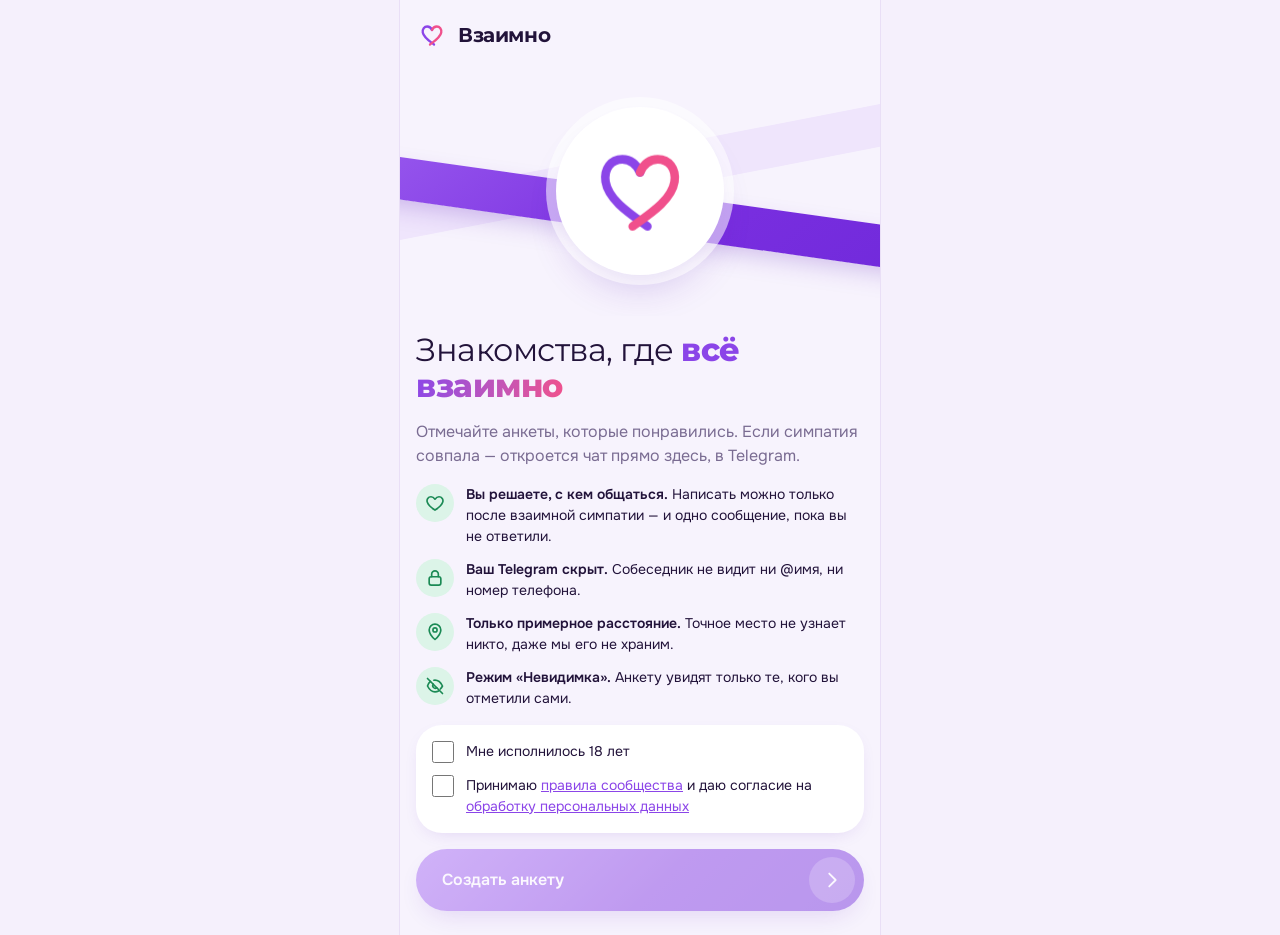
<file: index.html>
<!doctype html>
<html lang="ru"><head><meta charset="utf-8">
<title>Взаимно</title>
<meta name="robots" content="noindex">
<script>location.replace("miniapp/index.html" + location.search + location.hash);</script>
<meta http-equiv="refresh" content="0; url=miniapp/index.html">
<link rel="canonical" href="miniapp/index.html"></head>
<body><p>Открываю приложение… <a href="miniapp/index.html">Взаимно</a></p></body></html>
</file>
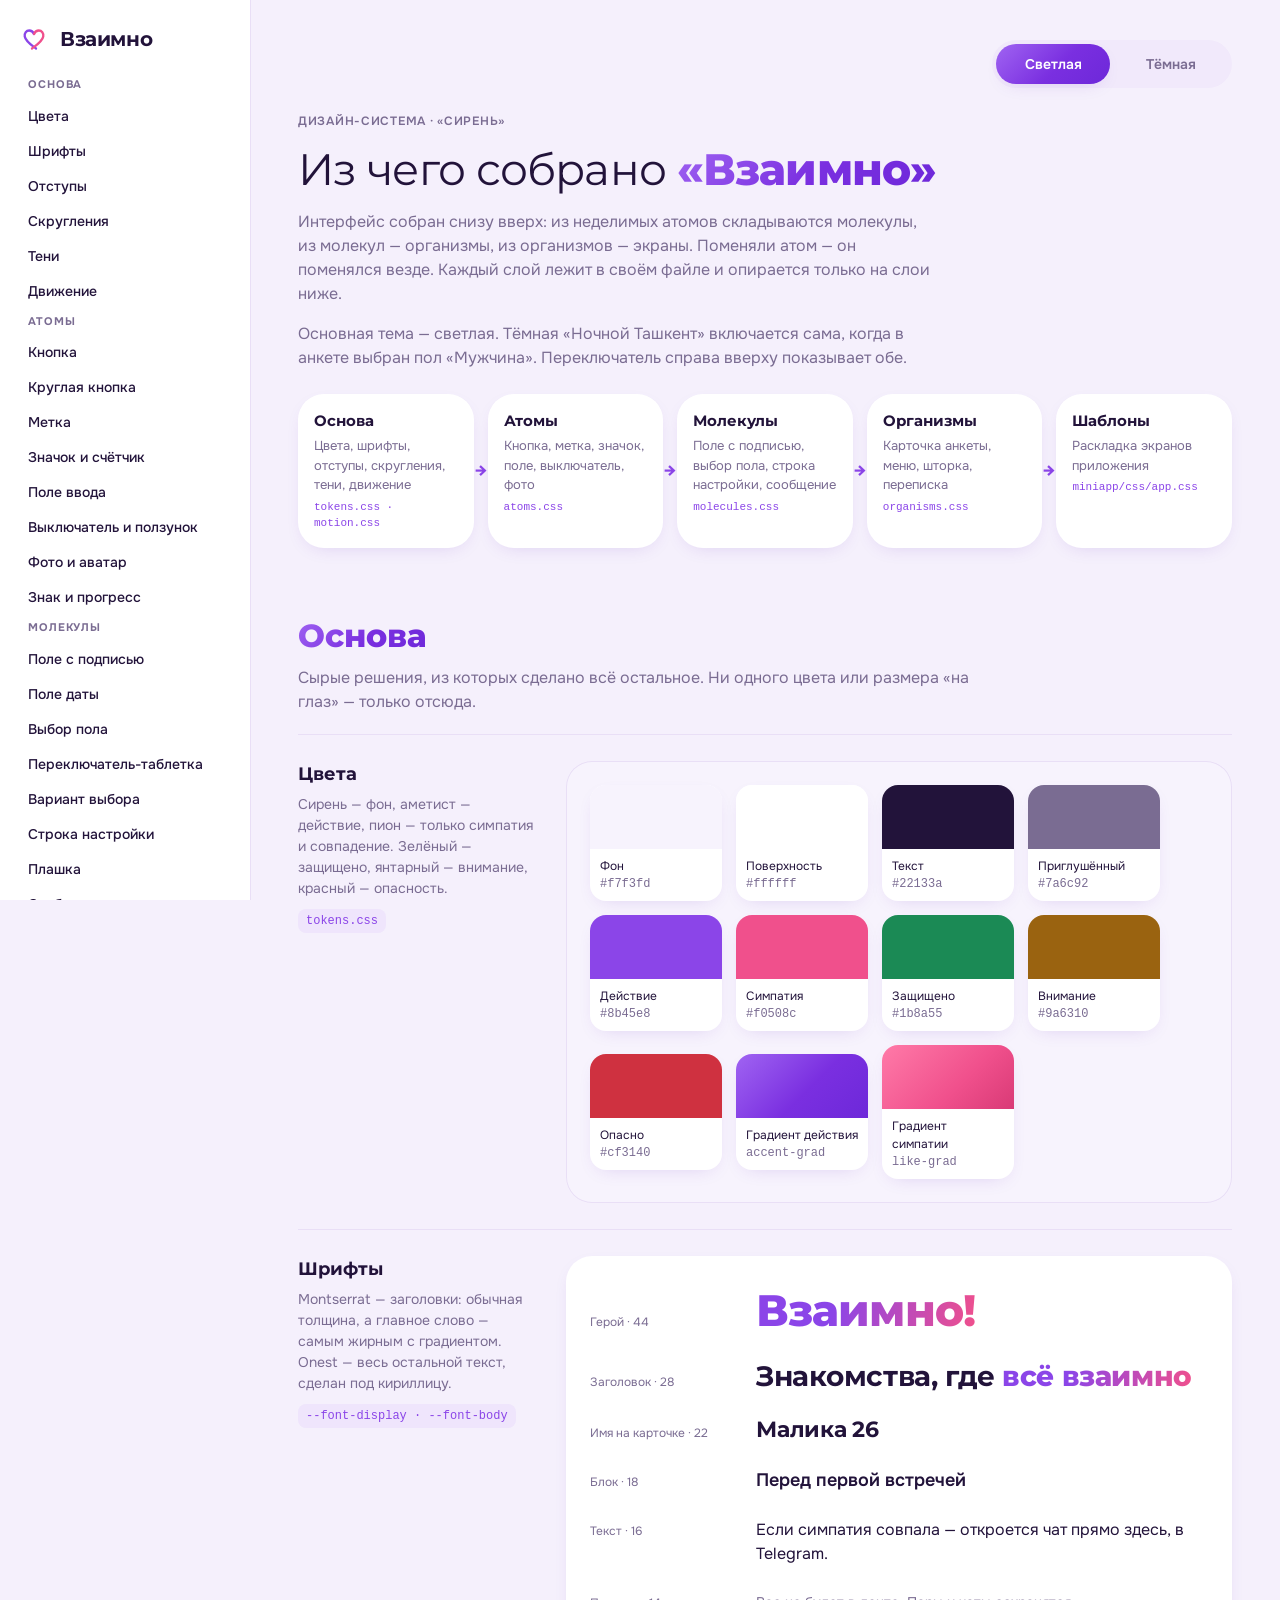
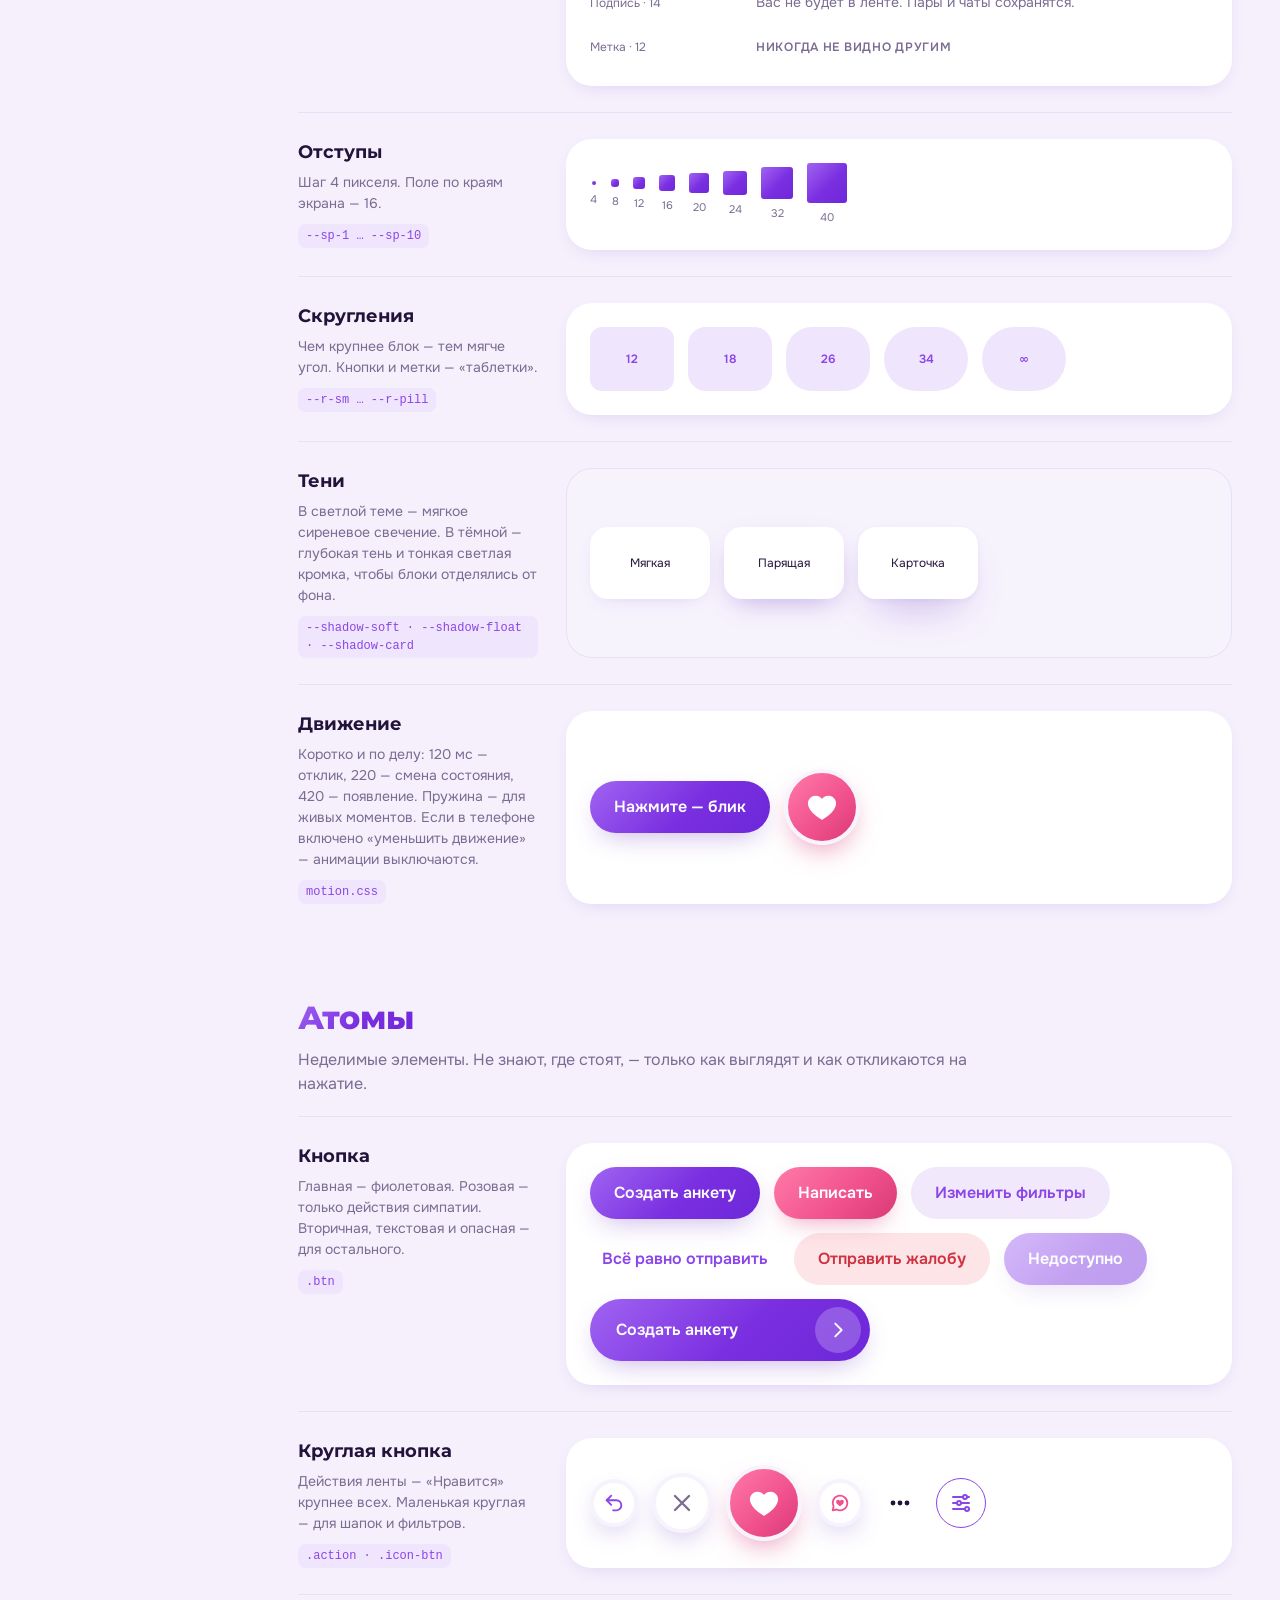
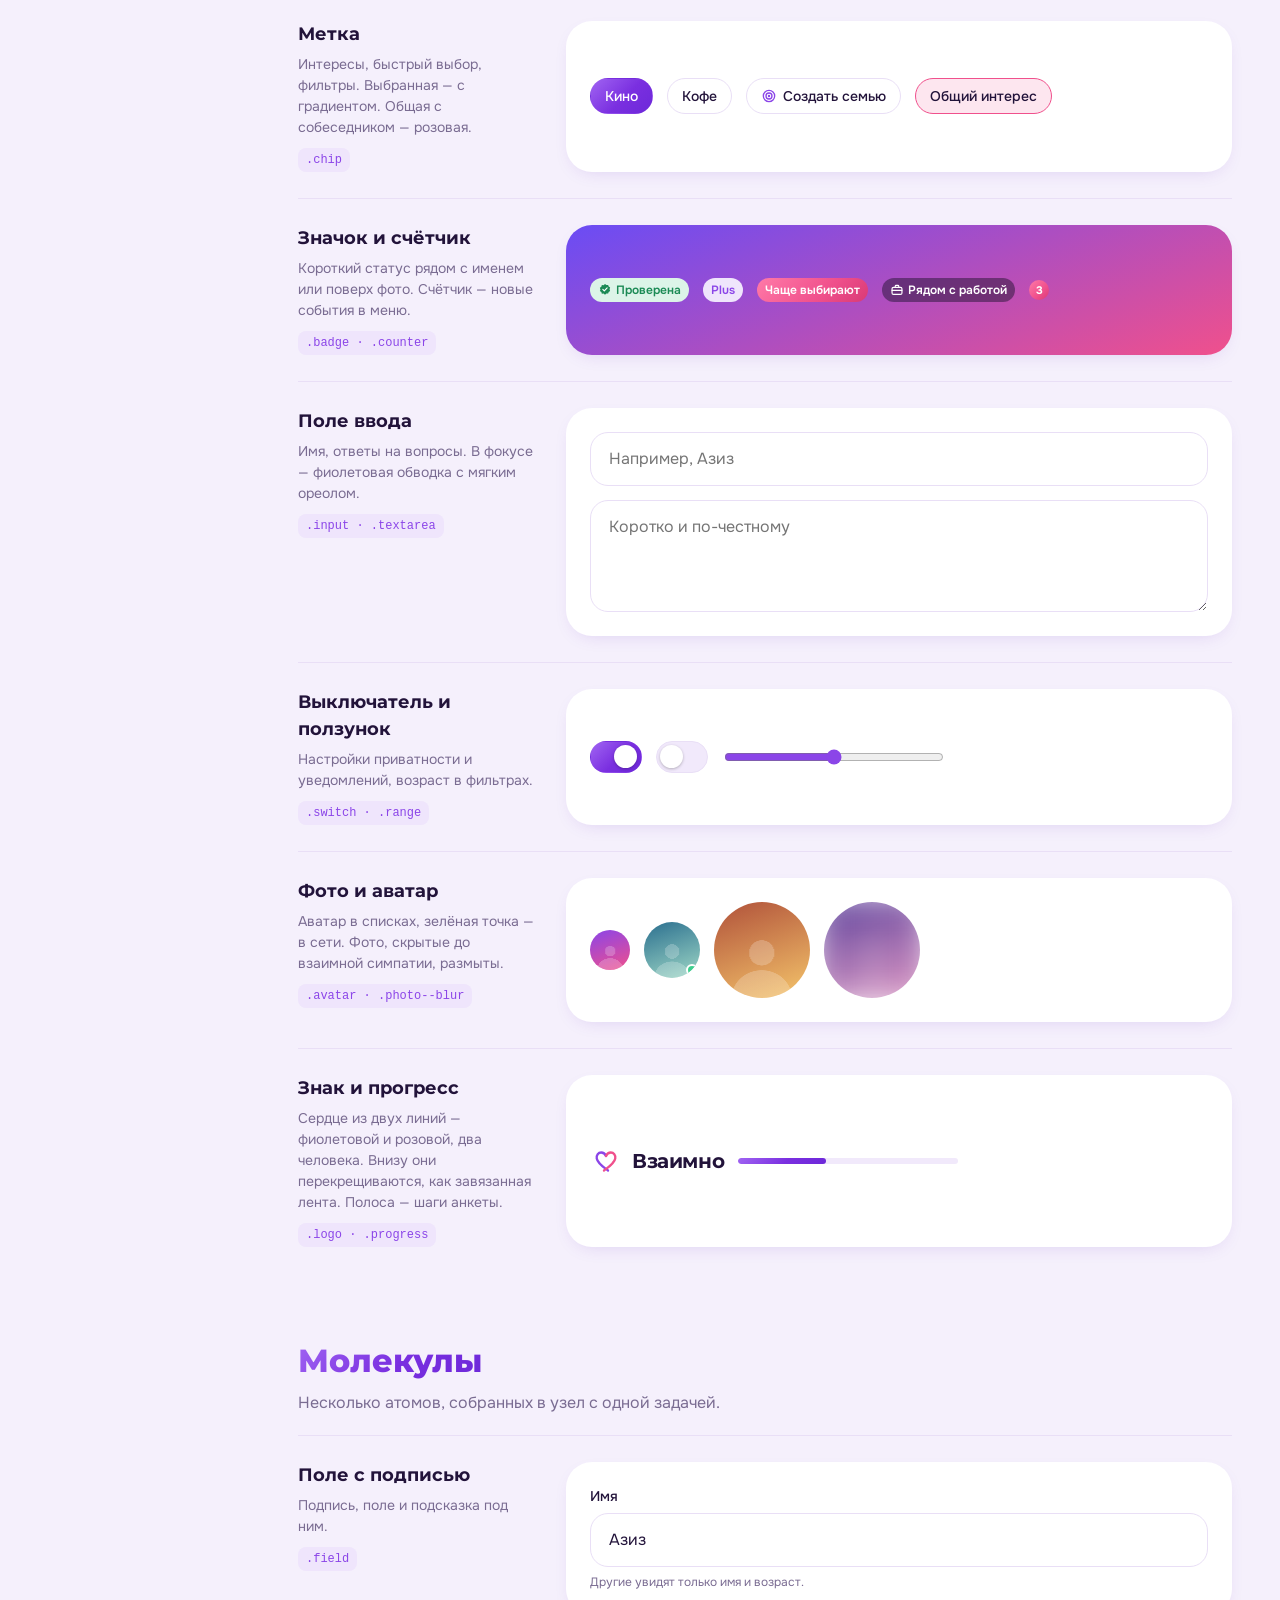
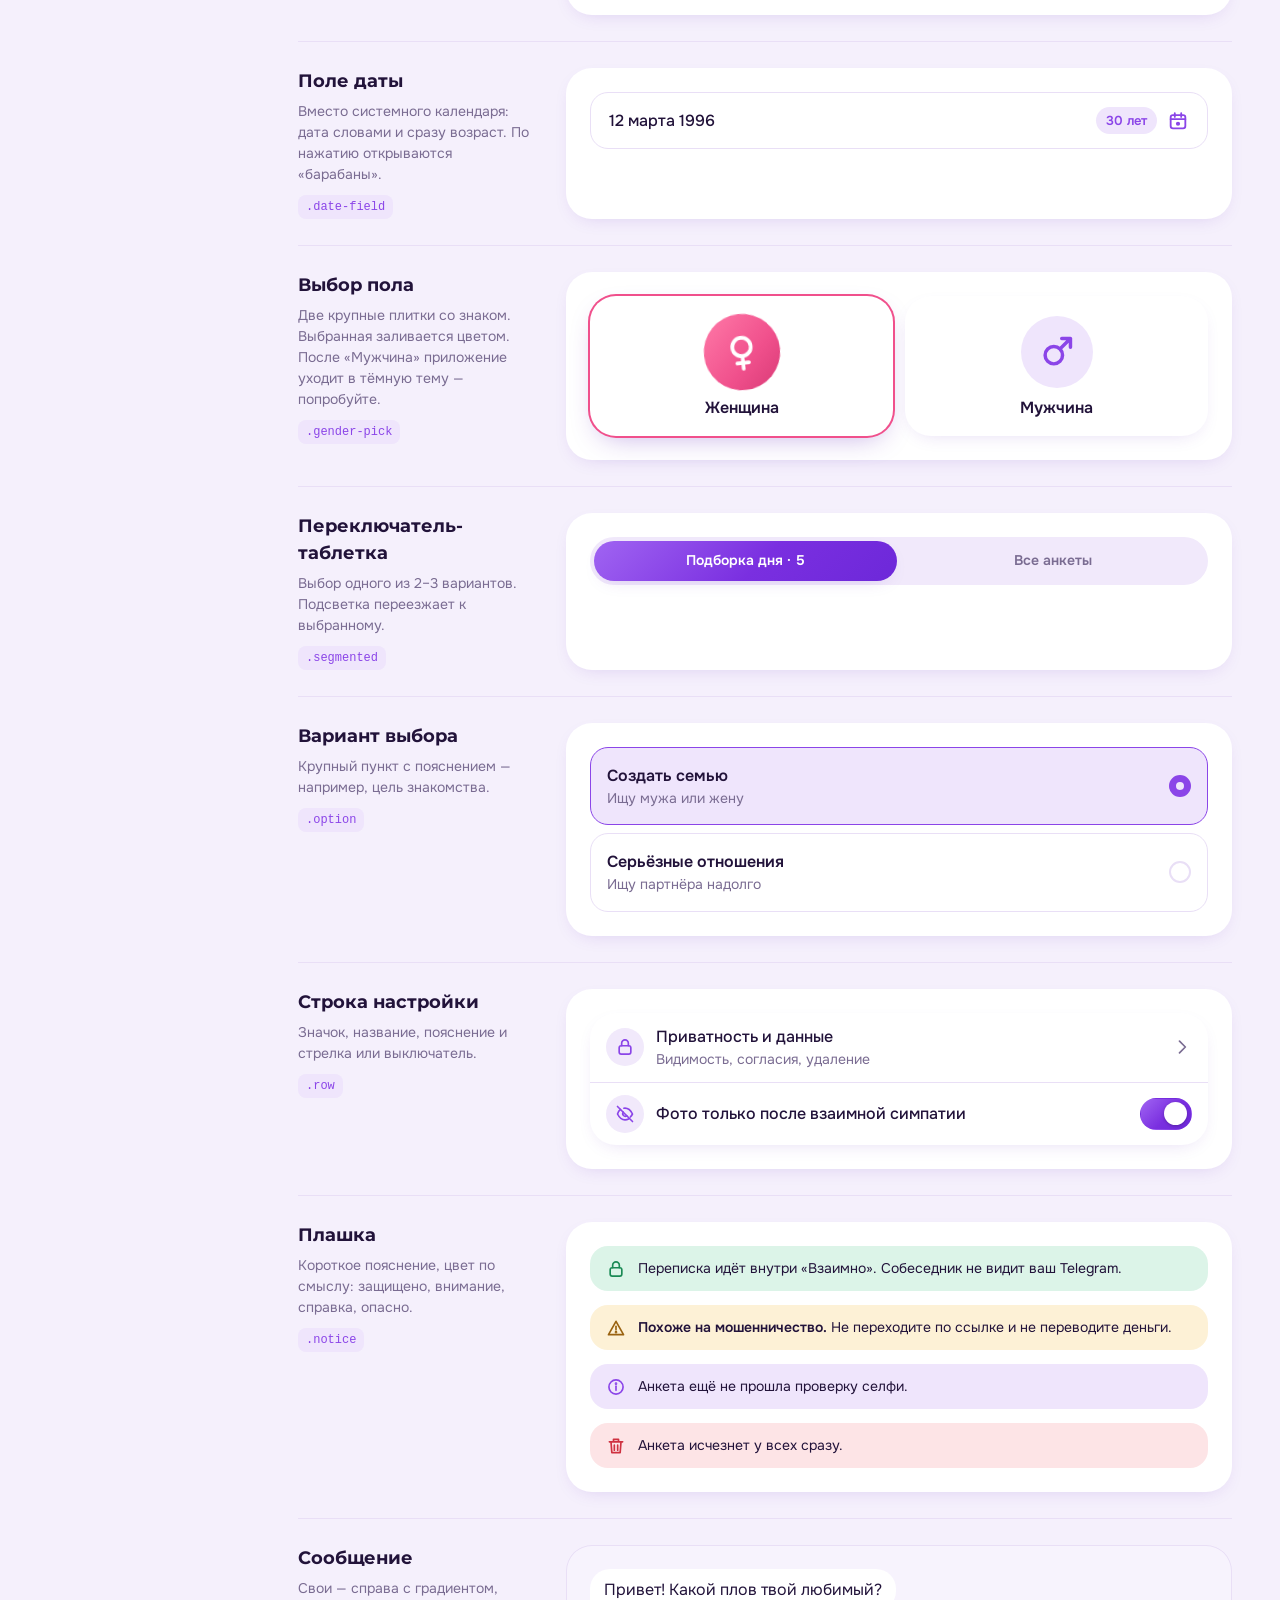
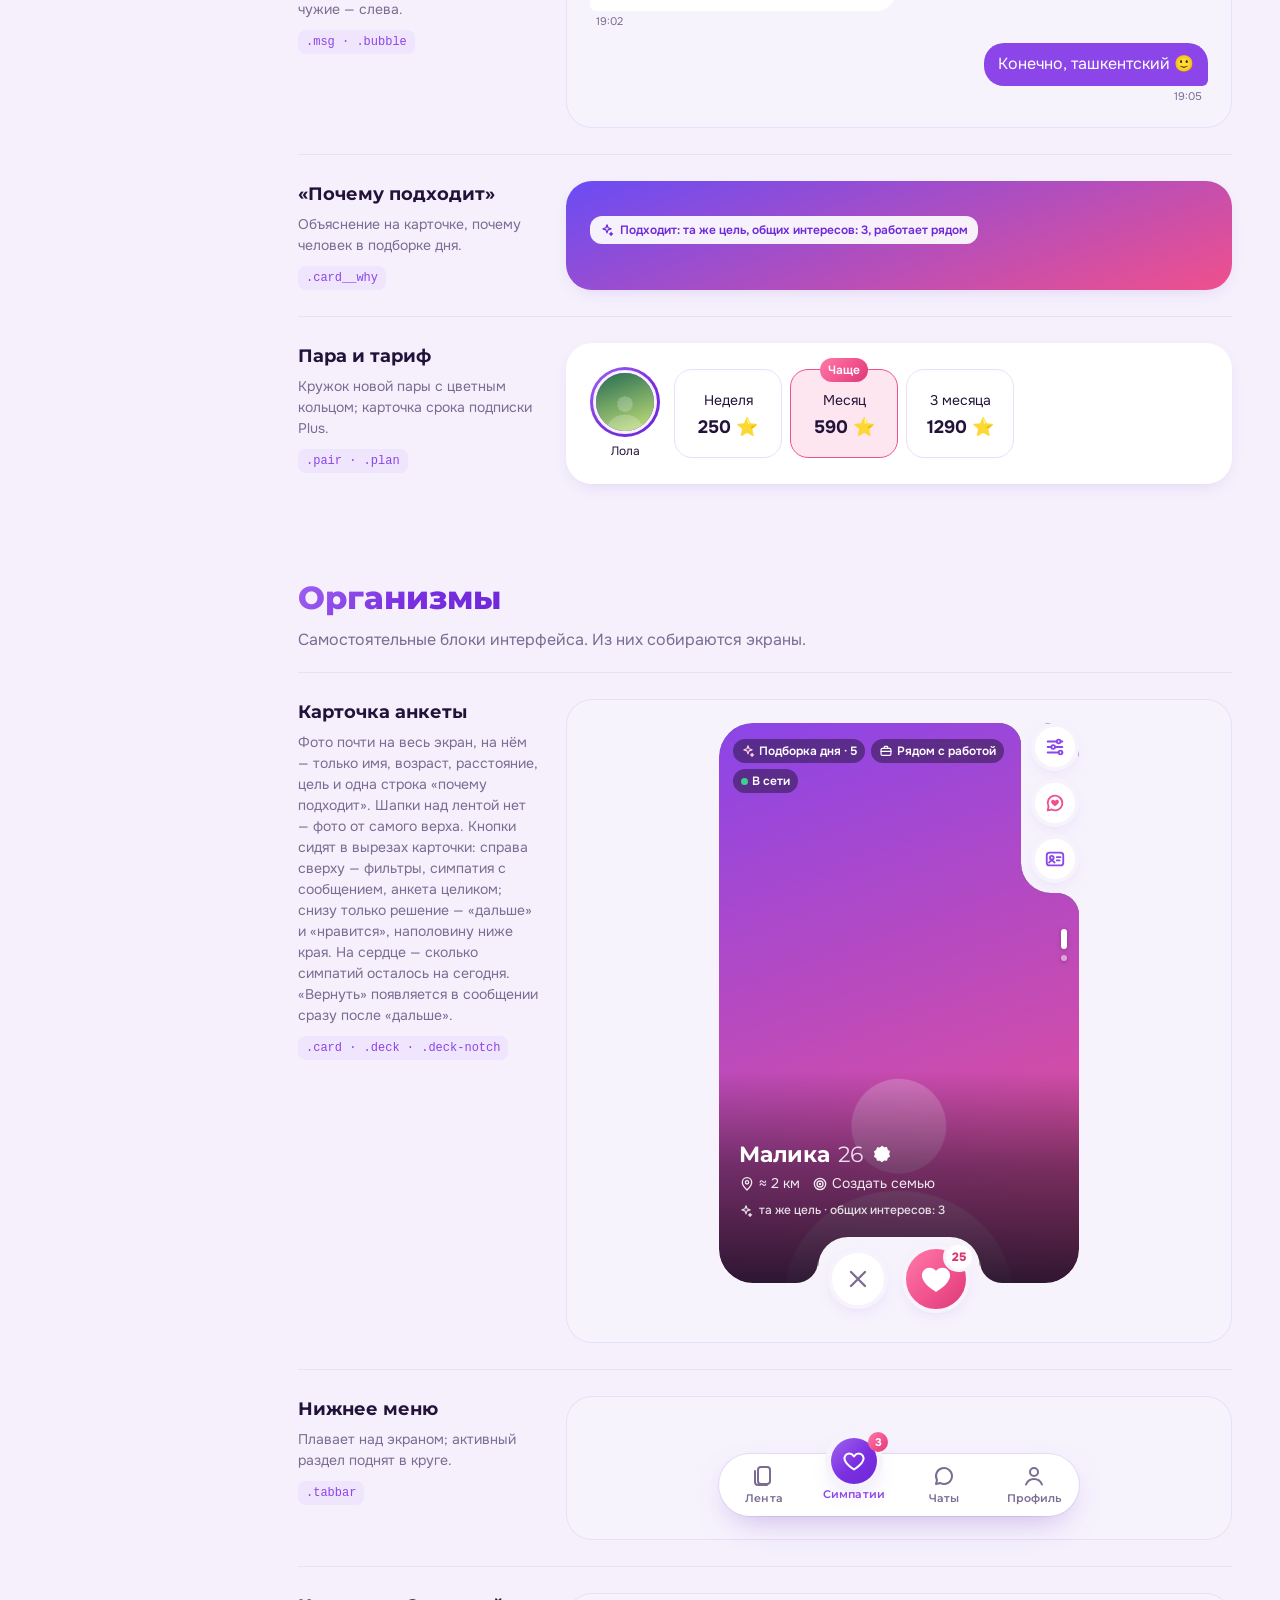
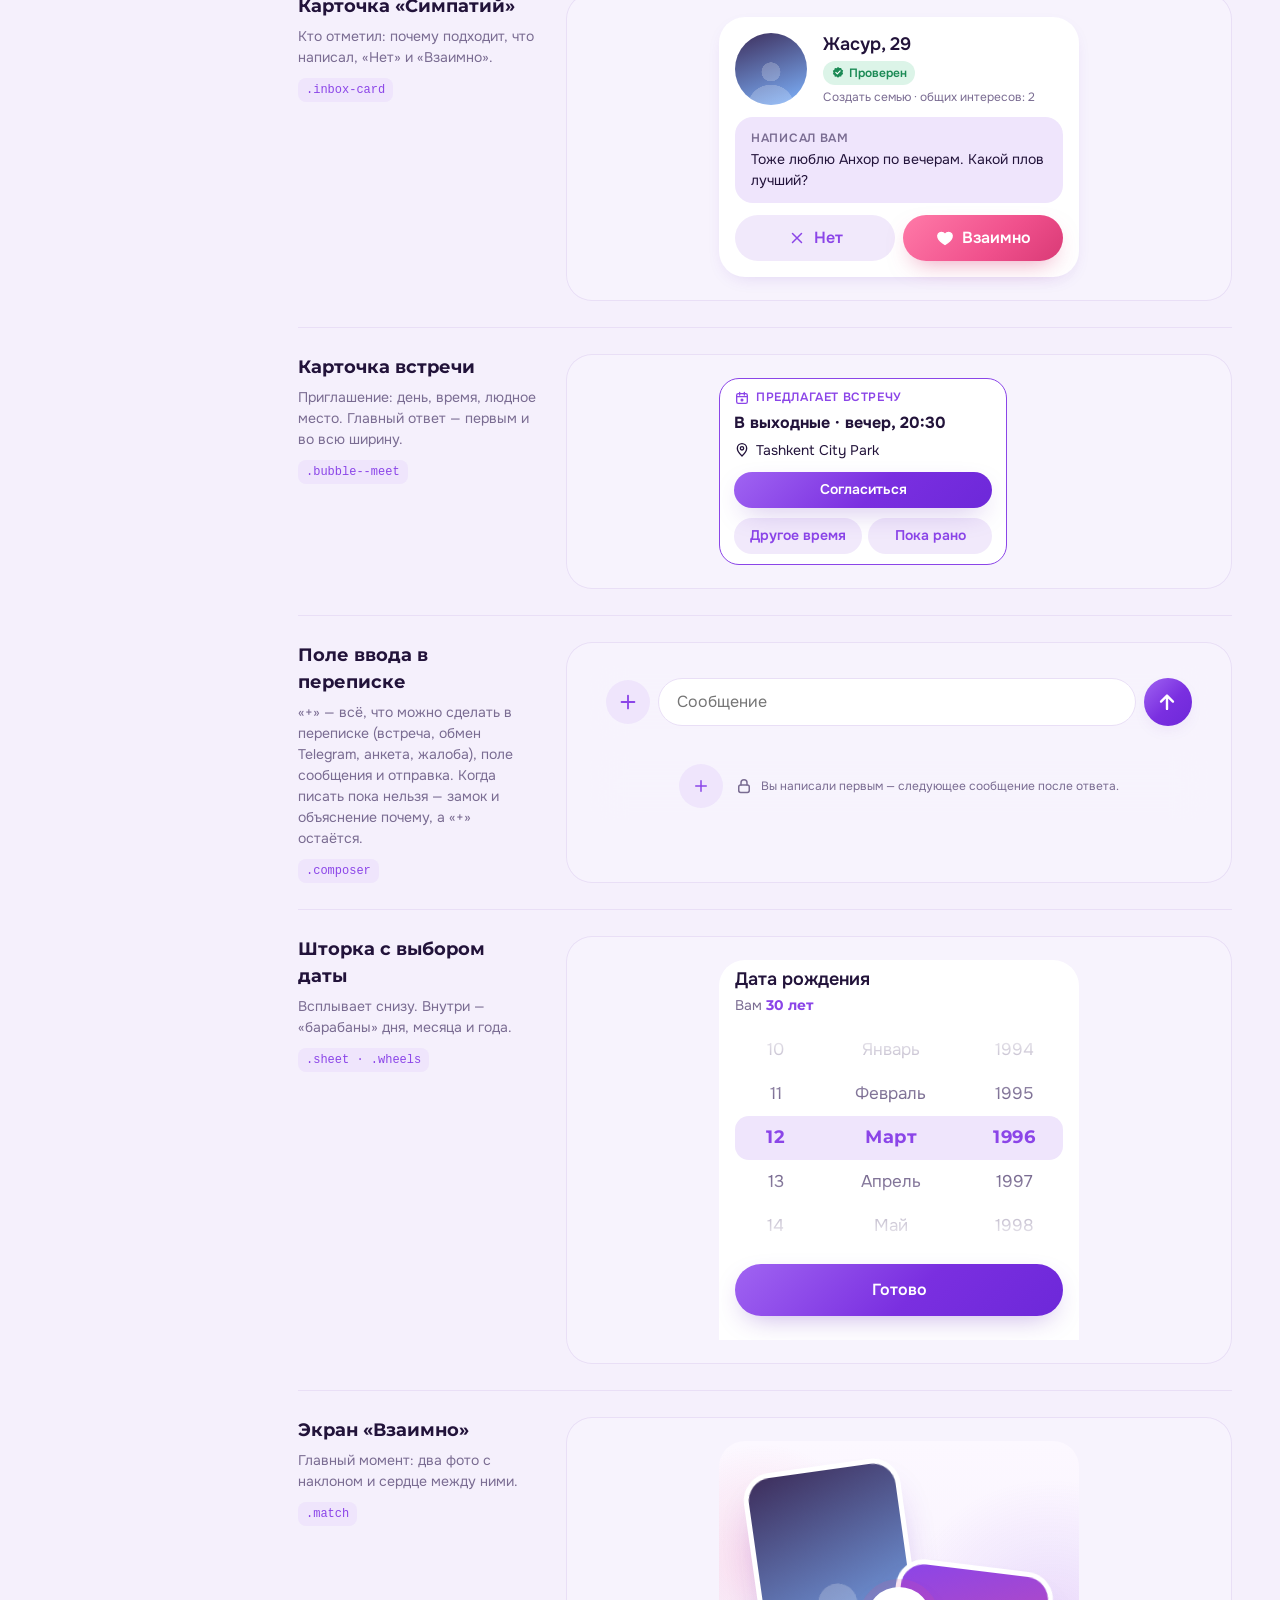
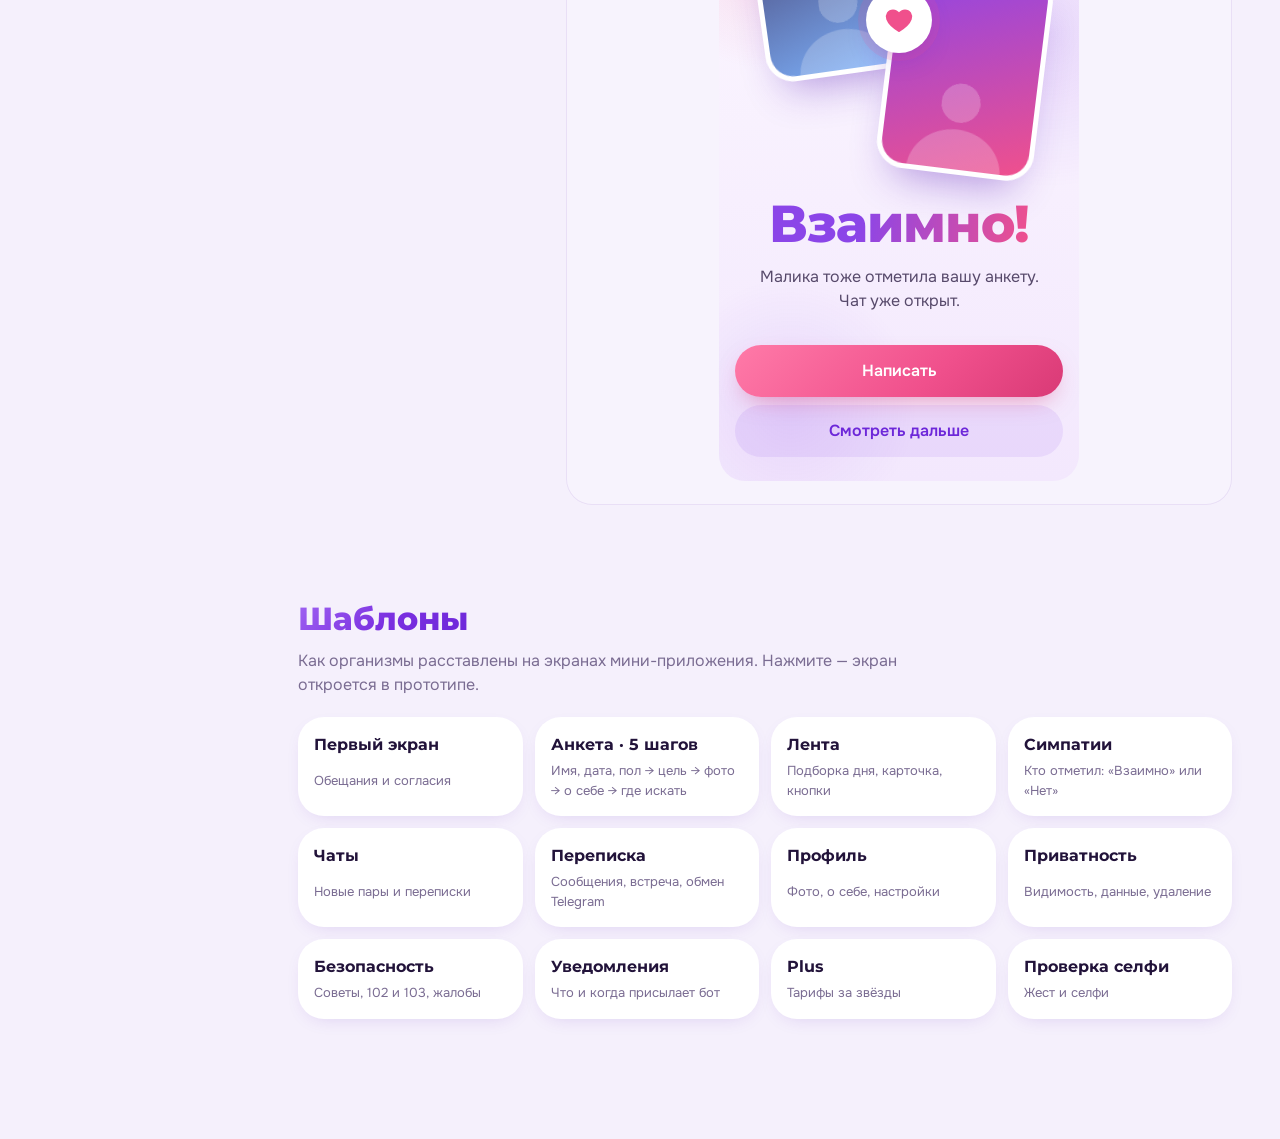
<file: design-system/index.html>
<!doctype html>
<html lang="ru" data-theme="light">
<head>
  <meta charset="utf-8">
  <meta name="viewport" content="width=device-width, initial-scale=1">
  <title>Взаимно — дизайн-система</title>
  <link rel="preconnect" href="https://fonts.googleapis.com">
  <link rel="preconnect" href="https://fonts.gstatic.com" crossorigin>
  <link href="https://fonts.googleapis.com/css2?family=Montserrat:wght@400;600;700;800&family=Onest:wght@400;500;600;700&display=swap&subset=cyrillic" rel="stylesheet">
  <link rel="stylesheet" href="tokens.css">
  <link rel="stylesheet" href="atoms.css">
  <link rel="stylesheet" href="molecules.css">
  <link rel="stylesheet" href="organisms.css">
  <link rel="stylesheet" href="motion.css">
  <style>
    /* Раскладка самой витрины — не часть дизайн-системы */
    .ds { display: grid; grid-template-columns: 250px minmax(0, 1fr); min-height: 100dvh; }
    .ds-nav { position: sticky; top: 0; height: 100dvh; overflow-y: auto; padding: 24px 18px; background: var(--surface); box-shadow: 1px 0 0 var(--border); display: flex; flex-direction: column; gap: 18px; }
    .ds-nav h2 { font-size: 11px; letter-spacing: .08em; text-transform: uppercase; color: var(--text-muted); margin: 4px 0 6px 10px; }
    .ds-nav a { display: flex; justify-content: space-between; padding: 7px 10px; border-radius: 12px; color: var(--text); text-decoration: none; font-size: 14px; font-weight: 500; }
    .ds-nav a:hover { background: var(--surface-2); }
    .ds-main { padding: 40px 48px 120px; max-width: 1120px; width: 100%; }
    .ds-top { display: flex; justify-content: flex-end; margin-bottom: 24px; }
    .ds-top .segmented { width: 240px; }
    .ds-hero { display: grid; gap: 16px; margin-bottom: 24px; }
    .ds-hero h1 { font-family: var(--font-display); font-size: 44px; font-weight: 400; line-height: 1.08; letter-spacing: -.02em; margin: 0; }
    .ds-hero h1 em { font-style: normal; font-weight: 800; background: var(--accent-grad); -webkit-background-clip: text; background-clip: text; color: transparent; }
    .ds-hero p { max-width: 640px; color: var(--text-muted); margin: 0; }
    .ds-flow { display: grid; grid-template-columns: repeat(5, minmax(0, 1fr)); gap: 14px; margin-top: 8px; }
    .ds-flow > a { position: relative; display: grid; gap: 4px; align-content: start; padding: 16px; border-radius: var(--r-lg); background: var(--surface); box-shadow: var(--shadow-soft); color: var(--text); text-decoration: none; }
    .ds-flow b { font-family: var(--font-display); font-size: 15px; }
    .ds-flow span { font-size: 13px; color: var(--text-muted); }
    .ds-flow code { font-size: 11px; color: var(--accent); }
    .ds-flow > a:not(:last-child)::after { content: "→"; position: absolute; right: -7px; top: 50%; transform: translate(50%, -50%); color: var(--accent); font-weight: 800; }
    .ds-layer { margin-top: 64px; scroll-margin-top: 24px; }
    .ds-layer__head h2 { font-family: var(--font-display); font-size: 32px; font-weight: 800; margin: 0 0 6px; }
    .ds-layer__head h2 em { font-style: normal; background: var(--accent-grad); -webkit-background-clip: text; background-clip: text; color: transparent; }
    .ds-layer__lead { color: var(--text-muted); max-width: 680px; margin: 0 0 20px; }
    .ds-item { display: grid; grid-template-columns: 240px minmax(0, 1fr); gap: 28px; padding: 26px 0; border-top: 1px solid var(--border); scroll-margin-top: 24px; }
    .ds-item__about h3 { font-family: var(--font-display); font-size: 18px; font-weight: 700; margin: 0 0 6px; }
    .ds-item__about p { font-size: 14px; color: var(--text-muted); margin: 0; }
    .ds-item__about code { display: inline-block; margin-top: 10px; font-size: 12px; padding: 3px 8px; border-radius: 8px; background: var(--accent-soft); color: var(--accent); }
    .ds-stage { display: flex; flex-wrap: wrap; gap: 14px; align-items: center; padding: 24px; border-radius: var(--r-lg); background: var(--surface); box-shadow: var(--shadow-soft); min-width: 0; }
    .ds-stage--bg { background: var(--bg); box-shadow: inset 0 0 0 1px var(--border); }
    .ds-stage--col { flex-direction: column; align-items: stretch; }
    .ds-stage--photo { background: linear-gradient(160deg, #6a4cf5, #f0508c); }
    .ds-phone { width: 360px; max-width: 100%; margin: 0 auto; }
    .swatch { width: 132px; border-radius: 16px; overflow: hidden; background: var(--surface); box-shadow: var(--shadow-soft); }
    .swatch i { display: block; height: 64px; }
    .swatch div { padding: 8px 10px; font-size: 12px; }
    .swatch code { display: block; color: var(--text-muted); }
    .type-row { display: grid; grid-template-columns: 150px minmax(0, 1fr); gap: 16px; align-items: baseline; padding: 6px 0; }
    .type-row > span:first-child { font-size: 12px; color: var(--text-muted); }
    .space { display: grid; justify-items: center; gap: 6px; font-size: 11px; color: var(--text-muted); }
    .space i { display: block; background: var(--accent-grad); border-radius: 3px; }
    .radius { width: 84px; height: 64px; display: grid; place-items: center; background: var(--accent-soft); color: var(--accent); font-size: 12px; font-weight: 600; }
    .shadow { width: 120px; height: 72px; display: grid; place-items: center; border-radius: 18px; background: var(--surface); font-size: 12px; }
    /* организмы, которые в приложении прибиты к краю экрана, здесь стоят на месте */
    .ds-static .tabbar, .ds-static .composer { position: relative; inset: auto; transform: none; width: 100%; max-width: 100%; margin: 0; }
    .ds-static .sheet { position: relative; inset: auto; transform: none; width: 100%; max-width: 100%; max-height: none; animation: none; }
    .ds-static .match { position: relative; inset: auto; min-height: 640px; border-radius: var(--r-lg); animation: none; z-index: 0; }
    .ds-deck.deck { position: relative; height: 560px; max-height: none; min-height: 0; margin: 0 0 36px; }
    .ds-templates { display: grid; grid-template-columns: repeat(auto-fill, minmax(220px, 1fr)); gap: 12px; }
    .ds-templates a { display: grid; gap: 4px; padding: 16px; border-radius: var(--r-lg); background: var(--surface); box-shadow: var(--shadow-soft); color: var(--text); text-decoration: none; }
    .ds-templates a:hover { box-shadow: 0 0 0 2px var(--accent), var(--shadow-soft); }
    .ds-templates b { font-family: var(--font-display); }
    .ds-templates span { font-size: 13px; color: var(--text-muted); }
    @media (max-width: 900px) {
      .ds { grid-template-columns: minmax(0, 1fr); }
      .ds-nav { position: static; height: auto; }
      .ds-main { padding: 24px 16px 80px; }
      .ds-item { grid-template-columns: minmax(0, 1fr); gap: 12px; }
      .ds-flow { grid-template-columns: minmax(0, 1fr); }
      .ds-flow > a:not(:last-child)::after { content: "↓"; right: 50%; top: auto; bottom: -7px; transform: translate(50%, 50%); }
      .ds-hero h1 { font-size: 34px; }
      .ds-top .segmented { width: 100%; }
    }
  </style>
</head>
<body>
<div class="ds">
  <aside class="ds-nav" aria-label="Разделы дизайн-системы">
    <div class="logo"><svg class="lens-mark" width="32" height="22" viewBox="0 0 64 44" aria-hidden="true"><path class="h-l" pathLength="1" d="M32 12C30 7.5 26.5 5 22.5 5C16.5 5 12.5 10 13.5 17C15 26.5 25.5 33.5 36 41"/><path class="h-r" pathLength="1" d="M32 12C34 7.5 37.5 5 41.5 5C47.5 5 51.5 10 50.5 17C49 26.5 38.5 33.5 28 41"/></svg>Взаимно</div>
    <nav id="toc"></nav>
  </aside>

  <main class="ds-main">
    <div class="ds-top">
      <div class="segmented" id="theme" role="group" aria-label="Тема">
        <button data-t="light" aria-pressed="true">Светлая</button><button data-t="dark" aria-pressed="false">Тёмная</button>
      </div>
    </div>

    <header class="ds-hero">
      <span class="t-label">Дизайн-система · «Сирень»</span>
      <h1>Из чего собрано <em>«Взаимно»</em></h1>
      <p>Интерфейс собран снизу вверх: из неделимых атомов складываются молекулы, из молекул — организмы, из организмов — экраны. Поменяли атом — он поменялся везде. Каждый слой лежит в своём файле и опирается только на слои ниже.</p>
      <p>Основная тема — светлая. Тёмная «Ночной Ташкент» включается сама, когда в анкете выбран пол «Мужчина». Переключатель справа вверху показывает обе.</p>
      <div class="ds-flow">
        <a href="#base"><b>Основа</b><span>Цвета, шрифты, отступы, скругления, тени, движение</span><code>tokens.css · motion.css</code></a>
        <a href="#atoms"><b>Атомы</b><span>Кнопка, метка, значок, поле, выключатель, фото</span><code>atoms.css</code></a>
        <a href="#molecules"><b>Молекулы</b><span>Поле с подписью, выбор пола, строка настройки, сообщение</span><code>molecules.css</code></a>
        <a href="#organisms"><b>Организмы</b><span>Карточка анкеты, меню, шторка, переписка</span><code>organisms.css</code></a>
        <a href="#templates"><b>Шаблоны</b><span>Раскладка экранов приложения</span><code>miniapp/css/app.css</code></a>
      </div>
    </header>

    <div id="content"></div>
  </main>
</div>

<script src="../miniapp/js/icons.js"></script>
<script>
(function () {
  const I = window.I;
  const heart = I.heartFill, x = I.x;
  const ph = (a, b, cls = "photo") => `<div class="${cls}" style="--p1:${a};--p2:${b};background:linear-gradient(160deg,${a},${b})"></div>`;
  const cssVar = (v) => getComputedStyle(document.documentElement).getPropertyValue(v).trim();

  /* Каждый раздел: название, что это и где используется, из какого файла/класса, живой пример */
  const LAYERS = [
    { id: "base", title: "Основа", lead: "Сырые решения, из которых сделано всё остальное. Ни одного цвета или размера «на глаз» — только отсюда.", items: [
      { t: "Цвета", about: "Сирень — фон, аметист — действие, пион — только симпатия и совпадение. Зелёный — защищено, янтарный — внимание, красный — опасность.", code: "tokens.css", stage: "ds-stage--bg", html: () => [
        ["Фон", "--bg"], ["Поверхность", "--surface"], ["Текст", "--text"], ["Приглушённый", "--text-muted"], ["Действие", "--accent"], ["Симпатия", "--like"],
        ["Защищено", "--safe"], ["Внимание", "--warn"], ["Опасно", "--danger"],
      ].map(([n, v]) => `<div class="swatch"><i style="background:var(${v})"></i><div>${n}<code>${cssVar(v)}</code></div></div>`).join("")
        + `<div class="swatch"><i style="background:var(--accent-grad)"></i><div>Градиент действия<code>accent-grad</code></div></div><div class="swatch"><i style="background:var(--like-grad)"></i><div>Градиент симпатии<code>like-grad</code></div></div>` },
      { t: "Шрифты", about: "Montserrat — заголовки: обычная толщина, а главное слово — самым жирным с градиентом. Onest — весь остальной текст, сделан под кириллицу.", code: "--font-display · --font-body", stage: "ds-stage--col", html: () => `
        <div class="type-row"><span>Герой · 44</span><span class="t-hero"><em>Взаимно!</em></span></div>
        <div class="type-row"><span>Заголовок · 28</span><span class="t-d1">Знакомства, где <em>всё взаимно</em></span></div>
        <div class="type-row"><span>Имя на карточке · 22</span><span class="t-d2">Малика 26</span></div>
        <div class="type-row"><span>Блок · 18</span><span class="t-h">Перед первой встречей</span></div>
        <div class="type-row"><span>Текст · 16</span><span>Если симпатия совпала — откроется чат прямо здесь, в Telegram.</span></div>
        <div class="type-row"><span>Подпись · 14</span><span class="t-sm t-muted">Вас не будет в ленте. Пары и чаты сохранятся.</span></div>
        <div class="type-row"><span>Метка · 12</span><span class="t-label">Никогда не видно другим</span></div>` },
      { t: "Отступы", about: "Шаг 4 пикселя. Поле по краям экрана — 16.", code: "--sp-1 … --sp-10", html: () => [4, 8, 12, 16, 20, 24, 32, 40].map((n) => `<div class="space"><i style="width:${n}px;height:${n}px"></i>${n}</div>`).join("") },
      { t: "Скругления", about: "Чем крупнее блок — тем мягче угол. Кнопки и метки — «таблетки».", code: "--r-sm … --r-pill", html: () => [["12", "--r-sm"], ["18", "--r-md"], ["26", "--r-lg"], ["34", "--r-card"], ["∞", "--r-pill"]].map(([n, v]) => `<div class="radius" style="border-radius:var(${v})">${n}</div>`).join("") },
      { t: "Тени", about: "В светлой теме — мягкое сиреневое свечение. В тёмной — глубокая тень и тонкая светлая кромка, чтобы блоки отделялись от фона.", code: "--shadow-soft · --shadow-float · --shadow-card", stage: "ds-stage--bg", html: () => [["Мягкая", "--shadow-soft"], ["Парящая", "--shadow-float"], ["Карточка", "--shadow-card"]].map(([n, v]) => `<div class="shadow" style="box-shadow:var(${v})">${n}</div>`).join("") },
      { t: "Движение", about: "Коротко и по делу: 120 мс — отклик, 220 — смена состояния, 420 — появление. Пружина — для живых моментов. Если в телефоне включено «уменьшить движение» — анимации выключаются.", code: "motion.css", html: () => `<button class="btn btn--primary">Нажмите — блик</button><button class="action action--like" aria-label="Нравится">${heart}</button>` },
    ]},

    { id: "atoms", title: "Атомы", lead: "Неделимые элементы. Не знают, где стоят, — только как выглядят и как откликаются на нажатие.", items: [
      { t: "Кнопка", about: "Главная — фиолетовая. Розовая — только действия симпатии. Вторичная, текстовая и опасная — для остального.", code: ".btn", html: () => `
        <button class="btn btn--primary">Создать анкету</button><button class="btn btn--like">Написать</button><button class="btn btn--secondary">Изменить фильтры</button>
        <button class="btn btn--ghost">Всё равно отправить</button><button class="btn btn--danger">Отправить жалобу</button><button class="btn btn--primary" disabled>Недоступно</button>
        <button class="btn btn--primary btn--go" style="width:280px"><span>Создать анкету</span><span class="btn__arrow">${I.right}</span></button>` },
      { t: "Круглая кнопка", about: "Действия ленты — «Нравится» крупнее всех. Маленькая круглая — для шапок и фильтров.", code: ".action · .icon-btn", html: () => `
        <button class="action action--sm" aria-label="Вернуть">${I.undo}</button><button class="action action--pass" aria-label="Дальше">${x}</button>
        <button class="action action--like" aria-label="Нравится">${heart}</button><button class="action action--sm action--super" aria-label="С сообщением">${I.chatHeart}</button>
        <button class="icon-btn" aria-label="Ещё">${I.more}</button><button class="icon-btn icon-btn--ring" aria-label="Фильтры">${I.sliders}</button>` },
      { t: "Метка", about: "Интересы, быстрый выбор, фильтры. Выбранная — с градиентом. Общая с собеседником — розовая.", code: ".chip", html: () => `
        <button class="chip" aria-pressed="true">Кино</button><button class="chip" aria-pressed="false">Кофе</button><span class="chip chip--static">${I.target}Создать семью</span><span class="chip chip--static chip--shared">Общий интерес</span>` },
      { t: "Значок и счётчик", about: "Короткий статус рядом с именем или поверх фото. Счётчик — новые события в меню.", code: ".badge · .counter", stage: "ds-stage--photo", html: () => `
        <span class="badge badge--verified">${I.verified}Проверена</span><span class="badge badge--accent">Plus</span><span class="badge badge--like">Чаще выбирают</span><span class="badge badge--glass">${I.briefcase}Рядом с работой</span><span class="counter">3</span>` },
      { t: "Поле ввода", about: "Имя, ответы на вопросы. В фокусе — фиолетовая обводка с мягким ореолом.", code: ".input · .textarea", stage: "ds-stage--col", html: () => `<input class="input" placeholder="Например, Азиз"><textarea class="textarea" placeholder="Коротко и по-честному"></textarea>` },
      { t: "Выключатель и ползунок", about: "Настройки приватности и уведомлений, возраст в фильтрах.", code: ".switch · .range", html: () => `<label class="switch"><input type="checkbox" checked><span class="switch__track"></span></label><label class="switch"><input type="checkbox"><span class="switch__track"></span></label><input class="range" type="range" style="width:220px">` },
      { t: "Фото и аватар", about: "Аватар в списках, зелёная точка — в сети. Фото, скрытые до взаимной симпатии, размыты.", code: ".avatar · .photo--blur", html: () => `
        <div class="avatar avatar--sm">${ph("#8b45e8", "#f0508c")}</div><div class="avatar">${ph("#2b6f8f", "#9fd8c6")}<span class="avatar__online"></span></div><div class="avatar avatar--lg">${ph("#b0513a", "#f5c56b")}</div>
        <div class="avatar avatar--lg">${ph("#5a3fb0", "#f08bc5", "photo photo--blur")}</div>` },
      { t: "Знак и прогресс", about: "Сердце из двух линий — фиолетовой и розовой, два человека. Внизу они перекрещиваются, как завязанная лента. Полоса — шаги анкеты.", code: ".logo · .progress", html: () => `<span class="logo">${I.lens()}Взаимно</span><div class="progress" style="width:220px"><span style="width:40%"></span></div>` },
    ]},

    { id: "molecules", title: "Молекулы", lead: "Несколько атомов, собранных в узел с одной задачей.", items: [
      { t: "Поле с подписью", about: "Подпись, поле и подсказка под ним.", code: ".field", stage: "ds-stage--col", html: () => `<div class="field"><span class="field__label">Имя</span><input class="input" value="Азиз"><span class="field__hint">Другие увидят только имя и возраст.</span></div>` },
      { t: "Поле даты", about: "Вместо системного календаря: дата словами и сразу возраст. По нажатию открываются «барабаны».", code: ".date-field", stage: "ds-stage--col", html: () => `<button class="input date-field"><span class="date-field__value">12 марта 1996</span><span class="date-field__age">30 лет</span>${I.calendar}</button>` },
      { t: "Выбор пола", about: "Две крупные плитки со знаком. Выбранная заливается цветом. После «Мужчина» приложение уходит в тёмную тему — попробуйте.", code: ".gender-pick", stage: "ds-stage--col", html: () => `<div class="gender-pick" id="ds-gender" role="radiogroup">
        <button type="button" class="gender-pick__opt gender-pick__opt--f" role="radio" aria-checked="true" data-val="f"><span class="gender-pick__icon">${I.female}</span>Женщина</button>
        <button type="button" class="gender-pick__opt gender-pick__opt--m" role="radio" aria-checked="false" data-val="m"><span class="gender-pick__icon">${I.male}</span>Мужчина</button></div>` },
      { t: "Переключатель-таблетка", about: "Выбор одного из 2–3 вариантов. Подсветка переезжает к выбранному.", code: ".segmented", stage: "ds-stage--col", html: () => `<div class="segmented"><button aria-pressed="true">Подборка дня · 5</button><button aria-pressed="false">Все анкеты</button></div>` },
      { t: "Вариант выбора", about: "Крупный пункт с пояснением — например, цель знакомства.", code: ".option", stage: "ds-stage--col", html: () => `<div class="options"><button class="option" aria-checked="true"><span><b>Создать семью</b><span class="t-sm t-muted" style="display:block">Ищу мужа или жену</span></span><span class="option__dot"></span></button><button class="option" aria-checked="false"><span><b>Серьёзные отношения</b><span class="t-sm t-muted" style="display:block">Ищу партнёра надолго</span></span><span class="option__dot"></span></button></div>` },
      { t: "Строка настройки", about: "Значок, название, пояснение и стрелка или выключатель.", code: ".row", stage: "ds-stage--col", html: () => `<div class="group">
        <a class="row" href="#molecules-5"><span class="row__icon">${I.lock}</span><span class="row__body"><span class="row__title">Приватность и данные</span><span class="row__sub" style="display:block">Видимость, согласия, удаление</span></span><span class="row__chev">${I.right}</span></a>
        <label class="row"><span class="row__icon">${I.eyeOff}</span><span class="row__body"><span class="row__title">Фото только после взаимной симпатии</span></span><span class="switch"><input type="checkbox" checked><span class="switch__track"></span></span></label></div>` },
      { t: "Плашка", about: "Короткое пояснение, цвет по смыслу: защищено, внимание, справка, опасно.", code: ".notice", stage: "ds-stage--col", html: () => `
        <div class="notice notice--safe">${I.lock}<span>Переписка идёт внутри «Взаимно». Собеседник не видит ваш Telegram.</span></div>
        <div class="notice notice--warn">${I.alert}<span><b>Похоже на мошенничество.</b> Не переходите по ссылке и не переводите деньги.</span></div>
        <div class="notice notice--accent">${I.info}<span>Анкета ещё не прошла проверку селфи.</span></div>
        <div class="notice notice--danger">${I.trash}<span>Анкета исчезнет у всех сразу.</span></div>` },
      { t: "Сообщение", about: "Свои — справа с градиентом, чужие — слева.", code: ".msg · .bubble", stage: "ds-stage--bg ds-stage--col", html: () => `<div class="msg msg--them"><div class="bubble">Привет! Какой плов твой любимый?</div><span class="msg__time">19:02</span></div><div class="msg msg--me"><div class="bubble">Конечно, ташкентский 🙂</div><span class="msg__time">19:05</span></div>` },
      { t: "«Почему подходит»", about: "Объяснение на карточке, почему человек в подборке дня.", code: ".card__why", stage: "ds-stage--photo", html: () => `<div class="card__why">${I.sparkle}<span>Подходит: та же цель, общих интересов: 3, работает рядом</span></div>` },
      { t: "Пара и тариф", about: "Кружок новой пары с цветным кольцом; карточка срока подписки Plus.", code: ".pair · .plan", html: () => `<button class="pair"><span class="pair__ring"><div class="avatar">${ph("#256b52", "#c7e37a")}</div></span><span class="t-xs">Лола</span></button>
        <div class="plans" style="width:340px;max-width:100%"><button class="plan" aria-checked="false"><span class="t-sm">Неделя</span><b class="plan__price">250 ⭐</b></button><button class="plan" aria-checked="true"><span class="badge badge--like plan__tag">Чаще</span><span class="t-sm">Месяц</span><b class="plan__price">590 ⭐</b></button><button class="plan" aria-checked="false"><span class="t-sm">3 месяца</span><b class="plan__price">1290 ⭐</b></button></div>` },
    ]},

    { id: "organisms", title: "Организмы", lead: "Самостоятельные блоки интерфейса. Из них собираются экраны.", items: [
      { t: "Карточка анкеты", about: "Фото почти на весь экран, на нём — только имя, возраст, расстояние, цель и одна строка «почему подходит». Шапки над лентой нет — фото от самого верха. Кнопки сидят в вырезах карточки: справа сверху — фильтры, симпатия с сообщением, анкета целиком; снизу только решение — «дальше» и «нравится», наполовину ниже края. На сердце — сколько симпатий осталось на сегодня. «Вернуть» появляется в сообщении сразу после «дальше».", code: ".card · .deck · .deck-notch", stage: "ds-stage--bg", html: () => `<div class="ds-phone feed"><div class="deck ds-deck">
        ${`<article class="card card--next" aria-hidden="true">${ph("#256b52", "#c7e37a")}</article>`}
        <article class="card">${ph("#8b45e8", "#f0508c")}<div class="card__bars"><span class="is-on"></span><span></span></div>
          <div class="card__top"><span class="badge badge--glass badge--picks">${I.sparkle}Подборка дня · 5</span><span class="badge badge--glass">${I.briefcase}Рядом с работой</span><span class="badge badge--glass"><i class="dot"></i>В сети</span></div>
          <div class="card__info"><div class="card__name"><h2 class="t-d2">Малика</h2><span class="t-d2" style="font-weight:400;opacity:.85">26</span><span class="card__check">${I.verified}</span></div>
          <div class="card__meta"><span>${I.pin}≈ 2 км</span><span>${I.target}Создать семью</span></div><div class="card__why">${I.sparkle}<span>та же цель · общих интересов: 3</span></div></div></article>
        <div class="deck-notch deck-notch--side"><button class="action action--sm" aria-label="Фильтры">${I.sliders}</button><button class="action action--sm action--super" aria-label="С сообщением">${I.chatHeart}</button><button class="action action--sm" aria-label="Открыть анкету">${I.idCard}</button></div>
        <div class="deck-notch deck-notch--bottom"><button class="action action--pass" aria-label="Дальше">${x}</button><button class="action action--like" aria-label="Нравится">${heart}<span class="action__count">25</span></button></div></div></div>` },
      { t: "Нижнее меню", about: "Плавает над экраном; активный раздел поднят в круге.", code: ".tabbar", stage: "ds-stage--bg ds-static", html: () => `<div class="ds-phone" style="padding-top:34px"><nav class="tabbar"><a href="#organisms-1">${I.cards}<span>Лента</span></a><a href="#organisms-1" aria-current="page">${I.heart}<span>Симпатии</span><span class="counter">3</span></a><a href="#organisms-1">${I.chat}<span>Чаты</span></a><a href="#organisms-1">${I.user}<span>Профиль</span></a></nav></div>` },
      { t: "Карточка «Симпатий»", about: "Кто отметил: почему подходит, что написал, «Нет» и «Взаимно».", code: ".inbox-card", stage: "ds-stage--bg", html: () => `<div class="ds-phone"><article class="inbox-card"><a class="inbox-card__main" href="#organisms-2"><div class="avatar avatar--lg">${ph("#3d2e5c", "#7fb5ff")}</div><span class="inbox-card__who"><b class="t-h">Жасур, 29</b><span class="badge badge--verified">${I.verified}Проверен</span><span class="t-xs t-muted">Создать семью · общих интересов: 2</span></span></a>
        <blockquote class="inbox-card__note"><span class="t-label">Написал вам</span>Тоже люблю Анхор по вечерам. Какой плов лучший?</blockquote>
        <div class="inbox-card__actions"><button class="btn btn--secondary">${x}Нет</button><button class="btn btn--like">${heart}Взаимно</button></div></article></div>` },
      { t: "Карточка встречи", about: "Приглашение: день, время, людное место. Главный ответ — первым и во всю ширину.", code: ".bubble--meet", stage: "ds-stage--bg", html: () => `<div class="ds-phone"><div class="msg msg--them"><div class="bubble bubble--meet"><span class="bubble--meet__head">${I.calendar}Предлагает встречу</span><b>В выходные · вечер, 20:30</b><span>${I.pin}Tashkent City Park</span>
        <button class="btn btn--sm btn--primary bubble__main">Согласиться</button><span class="bubble__btns"><button class="btn btn--sm btn--secondary">Другое время</button><button class="btn btn--sm btn--secondary">Пока рано</button></span></div></div></div>` },
      { t: "Поле ввода в переписке", about: "«+» — всё, что можно сделать в переписке (встреча, обмен Telegram, анкета, жалоба), поле сообщения и отправка. Когда писать пока нельзя — замок и объяснение почему, а «+» остаётся.", code: ".composer", stage: "ds-stage--bg ds-static ds-stage--col", html: () => `<form class="composer" onsubmit="return false"><button type="button" class="icon-btn composer__more" aria-label="Действия">${I.plus}</button><input class="input" placeholder="Сообщение"><button class="action action--sm composer__send" aria-label="Отправить">${I.send}</button></form>
        <div class="composer composer--locked"><button type="button" class="icon-btn composer__more" aria-label="Действия">${I.plus}</button>${I.lock}<span class="t-xs">Вы написали первым — следующее сообщение после ответа.</span></div>` },
      { t: "Шторка с выбором даты", about: "Всплывает снизу. Внутри — «барабаны» дня, месяца и года.", code: ".sheet · .wheels", stage: "ds-stage--bg ds-static", html: () => `<div class="ds-phone"><div class="sheet"><h2 class="t-h">Дата рождения</h2><p class="t-sm bp-age">Вам <b>30 лет</b></p>
        <div class="wheels"><div class="wheels__band" aria-hidden="true"></div>${[["10", "11", "12", "13", "14"], ["Январь", "Февраль", "Март", "Апрель", "Май"], ["1994", "1995", "1996", "1997", "1998"]].map((col) => `<div class="wheel ds-wheel">${col.map((v, i) => `<div class="wheel__item ${i === 2 ? "is-on" : ""}">${v}</div>`).join("")}</div>`).join("")}</div>
        <button class="btn btn--primary btn--block" style="margin-top:16px">Готово</button></div></div>` },
      { t: "Экран «Взаимно»", about: "Главный момент: два фото с наклоном и сердце между ними.", code: ".match", stage: "ds-stage--bg ds-static", html: () => `<div class="ds-phone"><div class="match"><div class="match__pair"><div class="match__ph match__ph--a">${ph("#3d2e5c", "#7fb5ff")}</div><div class="match__ph match__ph--b">${ph("#8b45e8", "#f0508c")}</div><span class="match__heart">${heart}</span></div>
        <p class="t-hero match__word"><em>Взаимно!</em></p><p class="match__sub">Малика тоже отметила вашу анкету. Чат уже открыт.</p><div class="match__btns"><button class="btn btn--like btn--block">Написать</button><button class="btn btn--block match__later">Смотреть дальше</button></div></div></div>` },
    ]},
  ];

  const TEMPLATES = [
    ["#/welcome", "Первый экран", "Обещания и согласия"], ["#/setup/1", "Анкета · 5 шагов", "Имя, дата, пол → цель → фото → о себе → где искать"],
    ["#/feed", "Лента", "Подборка дня, карточка, кнопки"], ["#/likes", "Симпатии", "Кто отметил: «Взаимно» или «Нет»"], ["#/chats", "Чаты", "Новые пары и переписки"],
    ["#/chat/c1", "Переписка", "Сообщения, встреча, обмен Telegram"], ["#/me", "Профиль", "Фото, о себе, настройки"], ["#/privacy", "Приватность", "Видимость, данные, удаление"],
    ["#/safety", "Безопасность", "Советы, 102 и 103, жалобы"], ["#/notifications", "Уведомления", "Что и когда присылает бот"], ["#/premium", "Plus", "Тарифы за звёзды"], ["#/verify", "Проверка селфи", "Жест и селфи"],
  ];

  function draw() {
    document.getElementById("content").innerHTML = LAYERS.map((L) => `
      <section class="ds-layer" id="${L.id}">
        <div class="ds-layer__head"><h2><em>${L.title}</em></h2></div>
        <p class="ds-layer__lead">${L.lead}</p>
        ${L.items.map((it, i) => `
          <div class="ds-item" id="${L.id}-${i}">
            <div class="ds-item__about"><h3>${it.t}</h3><p>${it.about}</p><code>${it.code}</code></div>
            <div class="ds-stage ${it.stage || ""}">${it.html()}</div>
          </div>`).join("")}
      </section>`).join("") + `
      <section class="ds-layer" id="templates">
        <div class="ds-layer__head"><h2><em>Шаблоны</em></h2></div>
        <p class="ds-layer__lead">Как организмы расставлены на экранах мини-приложения. Нажмите — экран откроется в прототипе.</p>
        <div class="ds-templates">${TEMPLATES.map(([h, t, s]) => `<a href="../miniapp/index.html?demo=1${h}" target="_blank" rel="noopener"><b>${t}</b><span>${s}</span></a>`).join("")}</div>
      </section>`;
    // барабаны: средний пункт — под полосой выбора
    document.querySelectorAll(".ds-wheel").forEach((w) => { w.scrollTop = 2 * 44; });
    document.getElementById("ds-gender").onclick = (e) => {
      const b = e.target.closest("button"); if (!b) return;
      setTheme(b.dataset.val === "m" ? "dark" : "light");
    };
  }

  function setTheme(tm) {
    const go = () => {
      document.documentElement.dataset.theme = tm;
      document.querySelectorAll("#theme button").forEach((x) => x.setAttribute("aria-pressed", x.dataset.t === tm));
      const y = window.scrollY; draw(); window.scrollTo(0, y);   // коды цветов пересчитываются под тему
      const g = document.querySelector(`#ds-gender [data-val="${tm === "dark" ? "m" : "f"}"]`);
      document.querySelectorAll("#ds-gender button").forEach((x) => x.setAttribute("aria-checked", x === g));
    };
    if (document.startViewTransition && !matchMedia("(prefers-reduced-motion: reduce)").matches) document.startViewTransition(go); else go();
  }

  document.getElementById("toc").innerHTML = LAYERS.map((L) => `<div><h2>${L.title}</h2>${L.items.map((it, i) => `<a href="#${L.id}-${i}">${it.t}</a>`).join("")}</div>`).join("")
    + `<div><h2>Шаблоны</h2><a href="#templates">Экраны приложения</a></div>`;
  document.getElementById("theme").onclick = (e) => { const b = e.target.closest("button"); if (b) setTheme(b.dataset.t); };
  draw();
})();
</script>
</body>
</html>
</file>
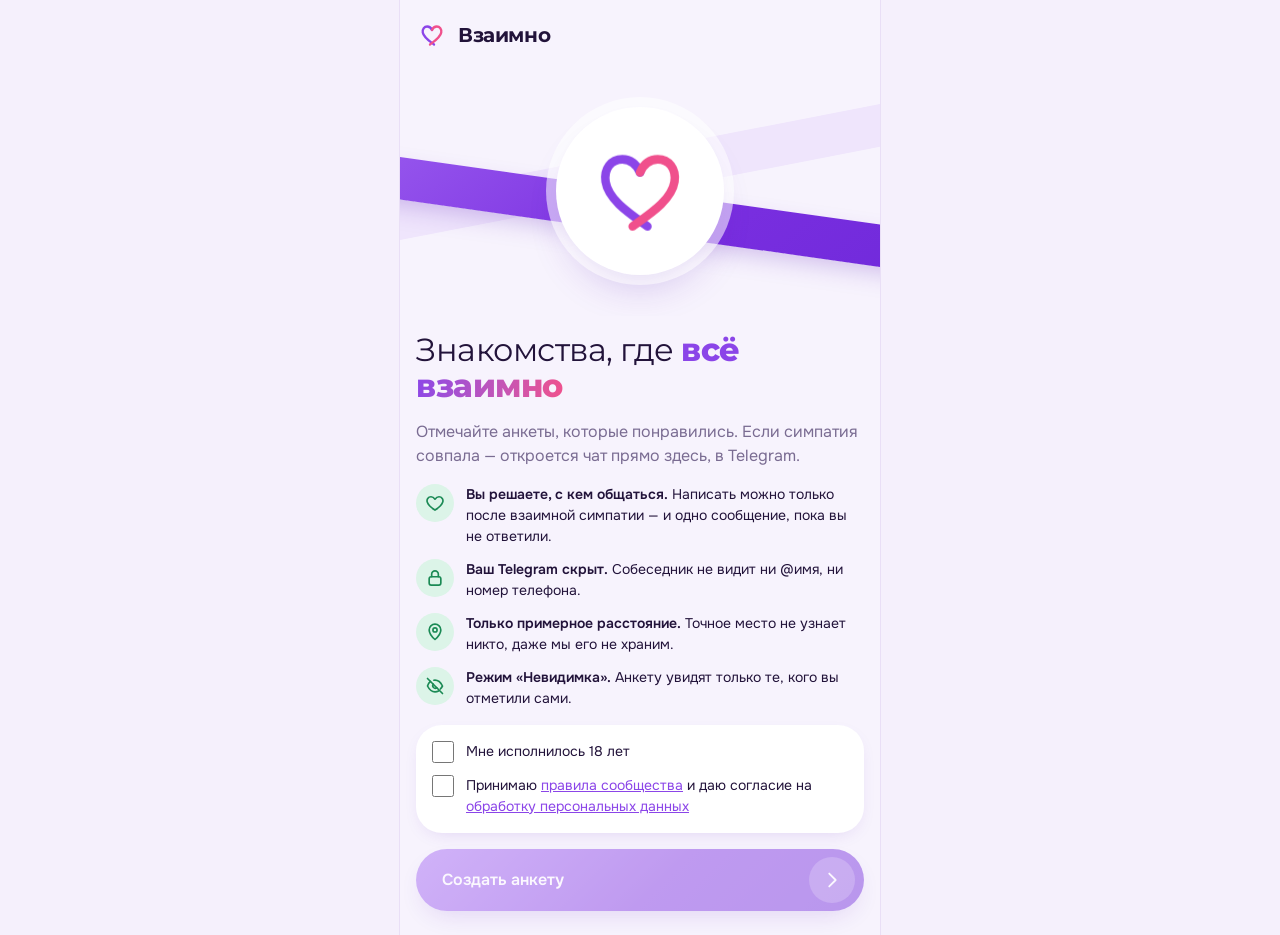
<file: miniapp/index.html>
<!doctype html>
<html lang="ru">
<head>
  <meta charset="utf-8">
  <meta name="viewport" content="width=device-width, initial-scale=1, viewport-fit=cover, user-scalable=no">
  <meta name="referrer" content="no-referrer">
  <meta name="robots" content="noindex">
  <title>Взаимно</title>
  <!-- Официальный скрипт Telegram для мини-приложений -->
  <script src="https://telegram.org/js/telegram-web-app.js"></script>
  <!-- В рабочей версии шрифты раздаём со своего сервера, чтобы не передавать адреса пользователей третьим лицам -->
  <link rel="preconnect" href="https://fonts.googleapis.com">
  <link rel="preconnect" href="https://fonts.gstatic.com" crossorigin>
  <link href="https://fonts.googleapis.com/css2?family=Montserrat:wght@400;600;700;800&family=Onest:wght@400;500;600;700&display=swap&subset=cyrillic" rel="stylesheet">
  <link rel="stylesheet" href="../design-system/tokens.css">
  <link rel="stylesheet" href="../design-system/atoms.css">
  <link rel="stylesheet" href="../design-system/molecules.css">
  <link rel="stylesheet" href="../design-system/organisms.css">
  <link rel="stylesheet" href="css/app.css">
  <link rel="stylesheet" href="../design-system/motion.css">
</head>
<body>
  <div id="app" aria-live="off"></div>
  <script src="js/icons.js"></script>
  <script src="js/i18n.js"></script>
  <script src="js/data.js"></script>
  <script src="js/telegram.js"></script>
  <script src="js/api.js"></script>
  <script src="js/crop.js"></script>
  <script src="js/motion.js"></script>
  <script src="js/app.js"></script>
</body>
</html>
</file>
<file: design-system/tokens.css>
/* ==========================================================================
   «Взаимно» — дизайн-токены (версия 2: «Сирень»)
   Светлая сиреневая основа, фиолетовый «аметист» для действий,
   розовый «пион» — только для симпатии и совпадений.
   Три слоя: примитивы → смысловые (роль в интерфейсе) → компоненты.
   Основная тема — светлая. Тёмная включается атрибутом data-theme="dark"
   на <html>: приложение ставит его, когда в анкете выбран пол «Мужчина».
   Системная тема телефона и Telegram на выбор не влияют.
   ========================================================================== */

:root {
  /* ---------- Примитивы ---------- */
  /* Ночь — текст и тёмная тема */
  --plum-950: #140d22;
  --plum-900: #22133a;
  --plum-800: #2d1f47;
  --plum-700: #3e2d5e;
  --plum-500: #7a6c92;
  --plum-300: #b9acd2;
  --plum-100: #ece4f8;
  --plum-50:  #f7f3fd;   /* сирень — фон */
  --white:    #ffffff;

  /* Аметист — действие */
  --violet-700: #5b1fb8;
  --violet-600: #6d28d9;
  --violet-500: #8b45e8;
  --violet-300: #c4a2f5;
  --violet-100: #efe5fc;

  /* Пион — симпатия */
  --peony-600: #d93a76;
  --peony-500: #f0508c;
  --peony-300: #f9a3c3;
  --peony-100: #fde6ef;
  /* старые имена остаются, чтобы ничего не сломать */
  --apricot-600: var(--peony-600);
  --apricot-500: var(--peony-500);
  --apricot-100: var(--peony-100);

  --mint-600: #1b8a55;
  --mint-400: #3ecf8e;
  --mint-100: #dcf4e8;

  --rose-600: #cf3140;
  --rose-400: #ff6b78;
  --rose-100: #fde4e6;

  --amber-700: #9a6310;
  --amber-400: #f5b83d;
  --amber-100: #fdf1d6;

  /* ---------- Типографика ---------- */
  --font-display: "Montserrat", "Segoe UI", system-ui, sans-serif;
  --font-body: "Onest", system-ui, -apple-system, "Segoe UI", Roboto, sans-serif;

  --fs-hero: 44px;
  --fs-d1: 28px;
  --fs-d2: 22px;
  --fs-h: 18px;
  --fs-body: 16px;
  --fs-sm: 14px;
  --fs-xs: 12px;

  --lh-tight: 1.12;
  --lh-snug: 1.3;
  --lh-body: 1.5;

  --fw-regular: 400;
  --fw-medium: 500;
  --fw-semibold: 600;
  --fw-bold: 700;
  --fw-black: 800;

  /* ---------- Отступы (шаг 4px) ---------- */
  --sp-1: 4px;
  --sp-2: 8px;
  --sp-3: 12px;
  --sp-4: 16px;
  --sp-5: 20px;
  --sp-6: 24px;
  --sp-8: 32px;
  --sp-10: 40px;
  --gutter: 16px;

  /* ---------- Скругления ---------- */
  --r-sm: 12px;
  --r-md: 18px;
  --r-lg: 26px;
  --r-card: 34px;
  --r-pill: 999px;

  /* ---------- Движение ---------- */
  --ease-out: cubic-bezier(.2, .8, .2, 1);
  --ease-spring: cubic-bezier(.34, 1.56, .64, 1);
  --dur-fast: 120ms;
  --dur: 220ms;
  --dur-slow: 420ms;

  /* ---------- Размеры ---------- */
  --tap: 44px;
  --nav-h: 76px;        /* плавающее меню + отступ снизу */
  --app-max: 480px;

  /* ---------- Смысловые: светлая тема ---------- */
  --bg: var(--plum-50);
  --bg-glow: none;       /* свечение поверх фона — только в тёмной теме */
  --surface: var(--white);
  --surface-2: #f1e9fb;
  --surface-inverse: var(--plum-900);
  --text: var(--plum-900);
  --text-muted: var(--plum-500);
  --text-inverse: var(--white);
  --border: #e9dff6;
  --focus: var(--violet-500);

  --accent: var(--violet-500);
  --accent-hover: var(--violet-600);
  --accent-soft: var(--violet-100);
  --accent-grad: linear-gradient(135deg, #a064f2 0%, #7a2fe0 55%, #6d28d9 100%);
  --on-accent: var(--white);
  /* фирменный переход: фиолетовый действия → розовый симпатии; для выделенных слов в заголовках */
  --brand-grad: linear-gradient(100deg, var(--accent) 0%, var(--accent) 35%, var(--like) 100%);

  --like: var(--peony-500);
  --like-strong: var(--peony-600);
  --like-soft: var(--peony-100);
  --like-grad: linear-gradient(135deg, #ff7aa8 0%, #f0508c 60%, #d93a76 100%);

  --safe: var(--mint-600);
  --safe-soft: var(--mint-100);
  --danger: var(--rose-600);
  --danger-soft: var(--rose-100);
  --warn: var(--amber-700);
  --warn-soft: var(--amber-100);

  --shadow-card: 0 2px 6px rgba(91, 31, 184, .06), 0 22px 44px -18px rgba(91, 31, 184, .32);
  --shadow-float: 0 10px 28px -10px rgba(91, 31, 184, .38);
  --shadow-soft: 0 6px 20px -10px rgba(91, 31, 184, .22);
  --scrim: rgba(34, 19, 58, .5);

  color-scheme: light;
}

/* ---------- Тёмная тема «Ночной Ташкент» ----------
   Включается для мужчин (приложение ставит data-theme="dark" по полу).
   Основа — почти чёрный с холодным фиолетовым отливом; слои отделяются
   не заливкой, а светом: полупрозрачные поверхности, тонкая светлая кромка,
   мягкое свечение фона сверху. Цветные плашки — прозрачные оттенки,
   а не мутные сплошные заливки. */
:root[data-theme="dark"] {
  --bg: #0d0b14;
  --bg-glow: radial-gradient(120% 60% at 15% -10%, rgba(139, 69, 232, .28), transparent 60%),
             radial-gradient(90% 50% at 110% 110%, rgba(240, 80, 140, .12), transparent 60%);
  --surface: #17141f;
  --surface-2: #221e2d;
  --surface-inverse: #f3f0fa;
  --text: #f3f0fa;
  --text-muted: #9a93ad;
  --text-inverse: #0d0b14;
  --border: rgba(255, 255, 255, .08);
  --focus: #b48cff;
  --accent: #a57cff;
  --accent-hover: #c0a3ff;
  --accent-soft: rgba(165, 124, 255, .16);
  --accent-grad: linear-gradient(135deg, #b084ff 0%, #8750f0 55%, #6d34e0 100%);
  --like: #ff5c95;
  --like-strong: #ff5c95;
  --like-soft: rgba(255, 92, 149, .15);
  --safe: #4fd89a;
  --safe-soft: rgba(79, 216, 154, .12);
  --danger: #ff6b78;
  --danger-soft: rgba(255, 107, 120, .13);
  --warn: #f5b83d;
  --warn-soft: rgba(245, 184, 61, .13);
  --shadow-card: 0 1px 0 rgba(255, 255, 255, .05) inset, 0 24px 48px -20px rgba(0, 0, 0, .9);
  --shadow-float: 0 12px 32px -10px rgba(0, 0, 0, .85), 0 0 0 1px rgba(255, 255, 255, .06);
  --shadow-soft: 0 8px 24px -12px rgba(0, 0, 0, .8), 0 0 0 1px rgba(255, 255, 255, .05);
  --scrim: rgba(5, 4, 9, .74);
  color-scheme: dark;
}
</file>
<file: design-system/atoms.css>
/* ==========================================================================
   «Взаимно» — АТОМЫ
   Неделимые элементы интерфейса. Зависят только от tokens.css.
   Текст · кнопки · круглые кнопки · метки · значки · счётчики · поля ввода ·
   выключатель · фото и аватар · знак-линза · полоса прогресса.
   ========================================================================== */

/* ==========================================================================
   «Взаимно» — компоненты
   Зависят только от tokens.css. Один файл на мини-приложение и витрину.
   ========================================================================== */
*, *::before, *::after { box-sizing: border-box; }

html, body { margin: 0; }

body {
  background: var(--bg-glow), var(--bg);
  background-attachment: fixed;
  color: var(--text);
  font-family: var(--font-body);
  font-size: var(--fs-body);
  line-height: var(--lh-body);
  -webkit-font-smoothing: antialiased;
  -webkit-tap-highlight-color: transparent;
  text-rendering: optimizeLegibility;
}

h1, h2, h3, p { margin: 0; }

img { display: block; max-width: 100%; }

button { font: inherit; color: inherit; }

:focus-visible {
  outline: 2px solid var(--focus);
  outline-offset: 2px;
  border-radius: 6px;
}

.sr-only {
  position: absolute; width: 1px; height: 1px; padding: 0; margin: -1px;
  overflow: hidden; clip: rect(0 0 0 0); white-space: nowrap; border: 0;
}

/* ---------- Типографика ---------- */
.t-hero {
  font-family: var(--font-display);
  font-size: var(--fs-hero);
  font-weight: var(--fw-black);
  line-height: var(--lh-tight);
  letter-spacing: -0.02em;
}

.t-d1 {
  font-family: var(--font-display);
  font-size: var(--fs-d1);
  font-weight: var(--fw-bold);
  line-height: var(--lh-tight);
  letter-spacing: -0.015em;
}

.t-d2 {
  font-family: var(--font-display);
  font-size: var(--fs-d2);
  font-weight: var(--fw-bold);
  line-height: var(--lh-tight);
  letter-spacing: -0.01em;
}

/* Выделение внутри заголовка: «Знакомства, где <em>всё взаимно</em>» */
.t-hero em, .t-d1 em, .t-d2 em, .display em {
  font-style: normal; font-weight: var(--fw-black);
  background: var(--brand-grad); -webkit-background-clip: text; background-clip: text; color: transparent;
}

.display-light { font-weight: 400; }

.t-h { font-size: var(--fs-h); font-weight: var(--fw-semibold); line-height: var(--lh-snug); }

.t-body { font-size: var(--fs-body); }

.t-sm { font-size: var(--fs-sm); line-height: 1.45; }

.t-xs { font-size: var(--fs-xs); line-height: 1.4; }

.t-muted { color: var(--text-muted); }

.t-label {
  font-size: var(--fs-xs);
  font-weight: var(--fw-semibold);
  letter-spacing: .06em;
  text-transform: uppercase;
  color: var(--text-muted);
}

/* ---------- Кнопки ---------- */
.btn {
  display: inline-flex; align-items: center; justify-content: center; gap: var(--sp-2);
  min-height: 52px; padding: 0 var(--sp-6);
  border: 0; border-radius: var(--r-pill);
  font-size: var(--fs-body); font-weight: var(--fw-semibold);
  cursor: pointer; text-decoration: none;
  transition: transform var(--dur-fast) var(--ease-out), background var(--dur) var(--ease-out);
}

.btn[disabled] { opacity: .45; pointer-events: none; }

.btn--block { width: 100%; }

.btn--primary { background: var(--accent-grad); color: var(--on-accent); box-shadow: var(--shadow-float); }

.btn--like { background: var(--like-grad); color: var(--white); box-shadow: 0 10px 24px -10px rgba(217, 58, 118, .55); }

.btn--secondary { background: var(--surface-2); color: var(--accent); }

.btn--ghost { background: transparent; color: var(--accent); padding: 0 var(--sp-3); min-height: var(--tap); }

.btn--danger { background: var(--danger-soft); color: var(--danger); }

.btn--sm { min-height: 36px; padding: 0 var(--sp-4); font-size: var(--fs-sm); }

/* иконка в кнопке — по размеру текста, а не во всю кнопку */
.btn svg { width: 20px; height: 20px; flex: none; }

.btn--sm svg { width: 16px; height: 16px; }

/* Круглые кнопки действий под карточкой */
.action {
  width: 60px; height: 60px; border-radius: 50%; flex: none; padding: 0; aspect-ratio: 1;
  display: grid; place-items: center;
  border: 4px solid var(--bg); cursor: pointer;
  background: var(--surface); color: var(--accent);
  box-shadow: var(--shadow-float);
  transition: transform var(--dur-fast) var(--ease-spring);
}

.action svg { width: 28px; height: 28px; }

.action--sm { width: 48px; height: 48px; }

.action--sm svg { width: 22px; height: 22px; }

.action--pass { color: var(--text-muted); }

.action--like { width: 76px; height: 76px; background: var(--like-grad); color: var(--white); box-shadow: 0 12px 28px -10px rgba(217, 58, 118, .6); }

.action--like svg { width: 32px; height: 32px; }

.action--super { color: var(--like); }

.icon-btn {
  width: var(--tap); height: var(--tap); border-radius: 50%; flex: none; padding: 0;
  display: grid; place-items: center; border: 0; cursor: pointer;
  background: transparent; color: var(--text);
}

.icon-btn svg { width: 24px; height: 24px; }

/* ---------- Метки и значки ---------- */
.chip {
  display: inline-flex; align-items: center; gap: 6px;
  min-height: 36px; padding: 0 14px;
  border-radius: var(--r-pill);
  border: 1.5px solid var(--border);
  background: var(--surface);
  color: var(--text);
  font-size: var(--fs-sm); font-weight: var(--fw-medium);
  cursor: pointer; user-select: none;
}

.chip[aria-pressed="true"] { background: var(--accent-grad); border-color: transparent; color: var(--on-accent); }

.chip--static { cursor: default; }

.chip--shared { border-color: var(--like); background: var(--like-soft); }

.chips { display: flex; flex-wrap: wrap; gap: var(--sp-2); }

.badge {
  display: inline-flex; align-items: center; gap: 4px;
  height: 24px; padding: 0 8px; border-radius: var(--r-pill);
  font-size: var(--fs-xs); font-weight: var(--fw-semibold);
  white-space: nowrap;
}

.badge svg { width: 14px; height: 14px; }

.badge--verified { background: var(--safe-soft); color: var(--safe); }

.badge--accent { background: var(--accent-soft); color: var(--accent); }

.badge--like { background: var(--like-grad); color: var(--white); }

.badge--glass { background: rgba(21, 14, 36, .45); color: #fff; backdrop-filter: blur(8px); -webkit-backdrop-filter: blur(8px); }

.counter {
  min-width: 20px; height: 20px; padding: 0 6px; border-radius: var(--r-pill);
  display: inline-grid; place-items: center;
  background: var(--like-grad); color: var(--white);
  font-size: 11px; font-weight: var(--fw-bold);
}

.input, .textarea, .select {
  width: 100%; min-height: 52px; padding: 14px 18px;
  border: 1.5px solid var(--border); border-radius: var(--r-md);
  background: var(--surface); color: var(--text);
  font: inherit; font-size: var(--fs-body);
}

.textarea { min-height: 112px; resize: vertical; }

.input:focus, .textarea:focus, .select:focus { outline: none; border-color: var(--accent); box-shadow: 0 0 0 3px var(--accent-soft); }

/* Переключатель */
.switch { position: relative; width: 52px; height: 32px; flex: none; }

.switch input { position: absolute; inset: 0; opacity: 0; margin: 0; cursor: pointer; z-index: 1; }

.switch__track {
  position: absolute; inset: 0; border-radius: var(--r-pill);
  background: var(--surface-2); border: 1.5px solid var(--border);
  transition: background var(--dur) var(--ease-out);
}

.switch__track::after {
  content: ""; position: absolute; top: 3px; left: 3px;
  width: 23px; height: 23px; border-radius: 50%;
  background: var(--white); box-shadow: 0 1px 3px rgba(0,0,0,.25);
  transition: transform var(--dur) var(--ease-spring);
}

.switch input:checked + .switch__track { background: var(--accent-grad); border-color: transparent; }

.switch input:checked + .switch__track::after { transform: translateX(20px); }

.switch input:focus-visible + .switch__track { outline: 2px solid var(--focus); outline-offset: 2px; }

/* Ползунок диапазона */
.range { width: 100%; accent-color: var(--accent); height: 32px; }

/* ---------- Аватар и «фото»-заглушка ----------
   В прототипе нет настоящих фотографий людей: вместо них — цветные
   портреты-заглушки. Цвета задаются --p1/--p2 на элементе. */
.photo {
  position: relative; overflow: hidden;
  background:
    radial-gradient(ellipse 38% 30% at 50% 38%, rgba(255,255,255,.28), transparent 70%),
    radial-gradient(ellipse 70% 48% at 50% 100%, rgba(255,255,255,.18), transparent 70%),
    linear-gradient(160deg, var(--p1, #8b45e8), var(--p2, #f0508c));
}

.photo::after {           /* силуэт */
  content: ""; position: absolute; left: 50%; bottom: -6%;
  width: 64%; aspect-ratio: 1 / 1.15; transform: translateX(-50%);
  background:
    radial-gradient(circle at 50% 28%, rgba(255,255,255,.22) 0 21%, transparent 21.5%),
    radial-gradient(ellipse 50% 40% at 50% 92%, rgba(255,255,255,.22) 0 98%, transparent 100%);
}

.photo--blur { filter: blur(14px) saturate(.8); transform: scale(1.15); }

.avatar {
  width: 56px; height: 56px; border-radius: 50%; flex: none;
  overflow: hidden; position: relative;
}

.avatar .photo { position: absolute; inset: 0; }

.avatar--sm { width: 40px; height: 40px; }

.avatar--lg { width: 96px; height: 96px; }

.avatar__online {
  position: absolute; right: 2px; bottom: 2px; width: 12px; height: 12px;
  border-radius: 50%; background: var(--mint-400); border: 2px solid var(--surface);
}

/* ---------- Знак «Взаимно»: линза двух кругов ----------
   Пересечение двух кругов — область взаимности. Это главный мотив бренда:
   логотип, маска фото на экране совпадения, отметка «взаимно» в списках. */
.lens-mark { display: inline-block; width: 32px; height: 22px; flex: none; overflow: visible; }

/* две линии сердца: фиолетовая и розовая, внизу перекрещиваются */
.lens-mark .h-l, .lens-mark .h-r {
  fill: none; stroke-width: 4.6; stroke-linecap: round;
  transform-box: view-box; transform-origin: 32px 40px;
}
.lens-mark .h-l { stroke: var(--accent); }
.lens-mark .h-r { stroke: var(--like); }


.logo { display: inline-flex; align-items: center; gap: 10px; font-family: var(--font-display); font-weight: var(--fw-bold); font-size: 20px; letter-spacing: -0.02em; }

.dot { width: 7px; height: 7px; border-radius: 50%; background: var(--mint-400); display: inline-block; }

.inline-v { display: inline-flex; color: var(--safe); vertical-align: -3px; }

.inline-v svg { width: 16px; height: 16px; }

.progress { height: 6px; border-radius: 3px; background: var(--surface-2); overflow: hidden; }

.progress span { display: block; height: 100%; border-radius: 3px; background: var(--like); transition: width var(--dur-slow) var(--ease-out); }

.warn-dot { color: var(--warn); display: inline-flex; vertical-align: -3px; margin-right: 4px; }

.warn-dot svg { width: 16px; height: 16px; }

@media (min-width: 520px) {
  body { background: color-mix(in srgb, var(--bg) 70%, var(--surface-2)); }
  #app { background: var(--bg-glow), var(--bg); box-shadow: 0 0 0 1px var(--border); }
}

/* ---------- Настоящие фото (рабочий режим) ---------- */
.photo.photo--img { background-size: cover; background-position: center; background-color: var(--surface-2); }

.photo.photo--img::after { display: none; }

.btn--go { justify-content: space-between; min-height: 62px; padding: 0 9px 0 26px; }

.btn__arrow { width: 46px; height: 46px; border-radius: 50%; display: grid; place-items: center; background: rgba(255, 255, 255, .22); }

.btn__arrow svg { width: 22px; height: 22px; }

.icon-btn--ring { width: 50px; height: 50px; border: 1.5px solid var(--accent); color: var(--accent); flex: none; }

.progress span { background: var(--accent-grad); }
</file>
<file: design-system/molecules.css>
/* ==========================================================================
   «Взаимно» — МОЛЕКУЛЫ
   Простые узлы из атомов: поле с подписью, строка настройки, переключатель-
   «таблетка», плашка, уведомление, вариант выбора, сообщение в чате, метка
   «почему подходит», плитка фото, лента с текстом.
   Зависят от tokens.css и atoms.css.
   ========================================================================== */

/* ---------- Поля ввода ---------- */
.field { display: grid; gap: 6px; }

.field__label { font-size: var(--fs-sm); font-weight: var(--fw-medium); }

.field__hint { font-size: var(--fs-xs); color: var(--text-muted); }

/* Сегменты */
.segmented {
  display: grid; grid-auto-flow: column; grid-auto-columns: 1fr;
  padding: 4px; gap: 4px; border-radius: var(--r-pill); background: var(--surface-2);
}

.segmented button {
  min-height: 40px; border: 0; border-radius: var(--r-pill); background: transparent;
  font-size: var(--fs-sm); font-weight: var(--fw-semibold); color: var(--text-muted); cursor: pointer;
}

.segmented button[aria-pressed="true"] { background: var(--accent-grad); color: var(--on-accent); box-shadow: var(--shadow-soft); }

/* Выбор пола — две крупные плитки со знаком. Выбранная заливается цветом,
   знак слегка подпрыгивает. После «Мужчина» интерфейс уходит в тёмную тему. */
.gender-pick { display: grid; grid-template-columns: 1fr 1fr; gap: var(--sp-3); }

.gender-pick__opt {
  display: grid; justify-items: center; gap: var(--sp-2); padding: var(--sp-5) var(--sp-3) var(--sp-4);
  border: 0; border-radius: var(--r-lg); background: var(--surface); color: var(--text);
  box-shadow: var(--shadow-soft); font: inherit; font-weight: var(--fw-semibold); cursor: pointer;
  transition: transform var(--dur) var(--ease-spring), box-shadow var(--dur), background var(--dur);
}

.gender-pick__icon {
  display: grid; place-items: center; width: 72px; height: 72px; border-radius: 50%;
  background: var(--accent-soft); color: var(--accent);
  transition: transform var(--dur-slow) var(--ease-spring), background var(--dur), color var(--dur);
}

.gender-pick__opt--f .gender-pick__icon { background: var(--like-soft); color: var(--like); }

.gender-pick__icon svg { width: 38px; height: 38px; stroke-width: 2.2; }

.gender-pick__opt[aria-checked="true"] { box-shadow: 0 0 0 2px var(--accent), var(--shadow-float); }

.gender-pick__opt--f[aria-checked="true"] { box-shadow: 0 0 0 2px var(--like), var(--shadow-float); }

.gender-pick__opt[aria-checked="true"] .gender-pick__icon { background: var(--accent-grad); color: var(--on-accent); transform: scale(1.06) rotate(-6deg); }

.gender-pick__opt--f[aria-checked="true"] .gender-pick__icon { background: var(--like-grad); }

.row {
  display: flex; align-items: center; gap: var(--sp-3);
  min-height: 56px; padding: var(--sp-3) var(--gutter);
  width: 100%; border: 0; background: transparent; text-align: left;
  color: var(--text); text-decoration: none; cursor: pointer;
}

.row + .row { border-top: 1px solid var(--border); }

.row__icon {
  width: 38px; height: 38px; border-radius: 50%; flex: none;
  display: grid; place-items: center; background: var(--surface-2); color: var(--accent);
}

.row__icon svg { width: 20px; height: 20px; }

.row__icon--safe { background: var(--safe-soft); color: var(--safe); }

.row__icon--accent { background: var(--accent-soft); color: var(--accent); }

.row__icon--danger { background: var(--danger-soft); color: var(--danger); }

.row__body { flex: 1; min-width: 0; }

.row__title { font-weight: var(--fw-medium); }

.row__sub { font-size: var(--fs-sm); color: var(--text-muted); }

.row__chev { color: var(--text-muted); width: 20px; height: 20px; flex: none; }

.row--danger .row__title { color: var(--danger); }

/* ---------- Плашки-уведомления ---------- */
.notice {
  display: flex; gap: var(--sp-3); align-items: flex-start;
  padding: var(--sp-3) var(--sp-4); border-radius: var(--r-md);
  font-size: var(--fs-sm); line-height: 1.45;
}

.notice svg { width: 20px; height: 20px; flex: none; margin-top: 1px; }

.notice--safe { background: var(--safe-soft); color: var(--text); }

.notice--safe svg { color: var(--safe); }

.notice--warn { background: var(--warn-soft); color: var(--text); }

.notice--warn svg { color: var(--warn); }

.notice--danger { background: var(--danger-soft); color: var(--text); }

.notice--danger svg { color: var(--danger); }

.notice--accent { background: var(--accent-soft); color: var(--text); }

.notice--accent svg { color: var(--accent); }

.notice b { font-weight: var(--fw-semibold); }

/* Печати при свайпе */
.stamp {
  position: absolute; top: 56px; z-index: 4; padding: 6px 14px;
  border: 3px solid currentColor; border-radius: 12px;
  font-family: var(--font-display); font-weight: var(--fw-bold); font-size: 22px;
  text-transform: uppercase; letter-spacing: .04em; opacity: 0; pointer-events: none;
}

.stamp--like { left: 20px; color: var(--peony-300); transform: rotate(-14deg); }

.stamp--pass { right: 20px; color: #fff; transform: rotate(14deg); }

/* ---------- Всплывающее сообщение ---------- */
/* с кнопкой действия: текст слева, кнопка справа */
.toast.toast--action { display: flex; align-items: center; gap: 14px; padding: 8px 8px 8px 18px; text-align: left; }

.toast__btn { border: 0; border-radius: var(--r-pill); padding: 8px 14px; background: var(--accent); color: #fff; font: inherit; font-weight: var(--fw-bold); cursor: pointer; }

.toast {
  position: fixed; left: 50%; top: calc(12px + env(safe-area-inset-top)); z-index: 90;
  transform: translateX(-50%);
  max-width: calc(min(100vw, var(--app-max)) - 32px);
  padding: 12px 18px; border-radius: var(--r-pill);
  background: var(--surface-inverse); color: var(--text-inverse);
  font-size: var(--fs-sm); font-weight: var(--fw-medium);
  box-shadow: var(--shadow-float); text-align: center; width: max-content;
  animation: toast-in var(--dur-slow) var(--ease-spring);
}

/* ---------- Пустые состояния ---------- */
.empty { display: grid; justify-items: center; text-align: center; gap: var(--sp-3); padding: var(--sp-10) var(--sp-6); }

.empty .lens-mark { width: 88px; height: 60px; color: var(--text-muted); }

.empty .lens-mark { opacity: .55; }

.empty .lens-mark .h-l { animation: heart-seek-l 2.4s var(--ease-out) infinite; }

.empty .lens-mark .h-r { animation: heart-seek-r 2.4s var(--ease-out) infinite; }

/* ---------- Анимации ---------- */
@keyframes fade { from { opacity: 0; } }

@keyframes sheet-up { from { transform: translate(-50%, 100%); } }

@keyframes toast-in { from { opacity: 0; transform: translate(-50%, -16px); } }

.field__row { display: flex; justify-content: space-between; align-items: baseline; }

.field__error { color: var(--danger); }

.check { display: flex; gap: var(--sp-3); align-items: flex-start; font-size: var(--fs-sm); cursor: pointer; }

.check input { width: 22px; height: 22px; margin: 0; accent-color: var(--accent); flex: none; }

.options { display: grid; gap: var(--sp-2); }

.option {
  display: flex; justify-content: space-between; align-items: center; gap: var(--sp-3);
  padding: var(--sp-4); border-radius: var(--r-md); border: 1.5px solid var(--border);
  background: var(--surface); text-align: left; cursor: pointer;
}

.option b { display: block; font-weight: var(--fw-semibold); }

.option__dot { width: 22px; height: 22px; border-radius: 50%; border: 2px solid var(--border); flex: none; }

.option[aria-checked="true"] { border-color: var(--accent); background: var(--accent-soft); }

.option[aria-checked="true"] .option__dot { border: 7px solid var(--accent); }

.photo-slot {
  position: relative; aspect-ratio: 3 / 4; border-radius: var(--r-md); overflow: hidden;
  border: 2px dashed var(--border); background: var(--surface); color: var(--text-muted);
  display: grid; place-items: center; cursor: pointer;
}

.photo-slot svg { width: 28px; height: 28px; }

.photo-slot.is-filled { border: 0; }

.photo-slot .photo { position: absolute; inset: 0; }

.photo-slot__del { position: absolute; top: 6px; right: 6px; width: 28px; height: 28px; border-radius: 50%; border: 0; background: rgba(21,14,36,.6); color: #fff; display: grid; place-items: center; cursor: pointer; }

.photo-slot__del svg { width: 16px; height: 16px; }

.photo-slot__main { position: absolute; left: 6px; bottom: 6px; }

.like-tile { position: relative; aspect-ratio: 3 / 4; border-radius: var(--r-lg); overflow: hidden; display: block; text-decoration: none; }

.like-tile .photo { position: absolute; inset: 0; }

.like-tile__lock { position: absolute; inset: 0; display: grid; place-items: center; color: #fff; }

.like-tile__lock svg { width: 28px; height: 28px; opacity: .9; }

.like-tile__name { position: absolute; left: 12px; bottom: 10px; color: #fff; font-weight: var(--fw-semibold); text-shadow: 0 1px 8px rgba(0,0,0,.4); }

.pair { display: grid; justify-items: center; gap: 6px; border: 0; background: none; cursor: pointer; padding: 0; }

.pair__ring { padding: 3px; border-radius: 50%; background: conic-gradient(var(--like), var(--accent), var(--like)); }

.pair__ring .avatar { border: 3px solid var(--bg); width: 64px; height: 64px; }

.chat-row { align-items: center; }

.chat-row__preview { display: block; overflow: hidden; white-space: nowrap; text-overflow: ellipsis; }

.chat-row__side { display: grid; justify-items: end; gap: 4px; }

.msg { display: flex; flex-direction: column; max-width: 80%; }

.msg:first-of-type { margin-top: auto; }

.msg--me { align-self: flex-end; align-items: flex-end; }

.msg--them { align-self: flex-start; }

.bubble { padding: 10px 14px; border-radius: 20px; background: var(--surface); line-height: 1.4; word-break: break-word; }

.msg--me .bubble { background: var(--accent); color: var(--on-accent); border-bottom-right-radius: 6px; }

.msg--them .bubble { border-bottom-left-radius: 6px; }

.msg__time { font-size: 11px; color: var(--text-muted); margin: 2px 6px 0; }

.bubble--photo { position: relative; width: 220px; aspect-ratio: 3 / 4; padding: 0; overflow: hidden; }

.bubble--photo .photo { position: absolute; inset: 0; }

.bubble__cover { position: absolute; inset: 0; display: grid; place-content: center; justify-items: center; gap: var(--sp-2); padding: var(--sp-4); text-align: center; color: #fff; background: rgba(21,14,36,.35); }

.bubble__cover svg { width: 28px; height: 28px; }

.msg__flag { max-width: 90%; }

.msg__flag-btns { display: flex; gap: var(--sp-2); margin-top: var(--sp-2); }

.meter { display: grid; gap: var(--sp-2); padding: var(--sp-4); background: var(--surface); border-radius: var(--r-lg); }

.meter__top { display: flex; justify-content: space-between; gap: var(--sp-3); }

.radio-row { min-height: 48px; padding-left: 0; padding-right: 0; }

.radio-row input { width: 20px; height: 20px; accent-color: var(--danger); margin: 0; }

.plan { position: relative; display: grid; gap: 4px; justify-items: center; padding: var(--sp-5) var(--sp-2) var(--sp-4); border-radius: var(--r-md); border: 1.5px solid var(--border); background: var(--surface); cursor: pointer; }

.plan[aria-checked="true"] { border-color: var(--like); background: var(--like-soft); }

.plan__price { font-size: var(--fs-h); }

.plan__tag { position: absolute; top: -12px; }

.notice.t-xs { font-size: var(--fs-xs); padding: var(--sp-2) var(--sp-3); }

.notice.t-xs svg { width: 16px; height: 16px; }

.lang-switch { padding: 3px; gap: 2px; }

.lang-switch button { min-height: 32px; padding: 0 12px; font-size: var(--fs-xs); }

.msg__hint { align-self: flex-end; margin: 0 6px 4px; }

/* ---------- Входящие симпатии ---------- */
.inbox-filter { display: flex; align-items: center; gap: var(--sp-3); flex-wrap: wrap; }

.inbox-filter .chip svg { width: 16px; height: 16px; }

.chat__expires, .chat-row__exp { display: inline-flex; align-items: center; gap: 4px; color: var(--warn); }

.chat__expires { align-self: center; }

.chat__expires svg, .chat-row__exp svg { width: 14px; height: 14px; }

.chat-row__exp { display: flex; }

.bubble__btns { display: flex; flex-wrap: wrap; gap: 6px; margin-top: 4px; }

.bubble__btns .btn { white-space: nowrap; }

.bubble .bubble__hint { display: block; line-height: 1.4; }

.row--stack { flex-direction: column; align-items: stretch; cursor: default; }

.botmsg { max-width: 85%; padding: 10px 14px; border-radius: 18px 18px 18px 6px; background: var(--surface); font-size: var(--fs-sm); display: grid; gap: 8px; }

.botmsg p { margin: 0; }

.botmsg__btn { display: block; text-align: center; padding: 8px; border-radius: 10px; background: var(--accent-soft); color: var(--accent); font-weight: var(--fw-semibold); }

.ribbon {
  position: absolute; left: -30%; right: -30%; height: 42px;
  display: flex; align-items: center; overflow: hidden; white-space: nowrap;
  font-family: var(--font-display); font-weight: 800; font-size: 14px; letter-spacing: .14em;
}

.ribbon span { display: inline-block; padding-left: 100%; animation: ribbon 26s linear infinite; }

.ribbon--a { top: 34%; transform: rotate(-11deg); background: var(--violet-100); color: var(--violet-500); }

.ribbon--b { top: 50%; transform: rotate(8deg); background: var(--accent-grad); color: #fff; box-shadow: var(--shadow-float); }

.ribbon--b span { animation-direction: reverse; }

@keyframes ribbon { to { transform: translateX(-100%); } }

.me-photos__item { position: relative; flex: none; width: 92px; height: 116px; border-radius: 20px; overflow: hidden; box-shadow: var(--shadow-soft); }

.me-photos__item .photo { position: absolute; inset: 0; }

.me-photos__add { flex: none; width: 92px; height: 116px; border-radius: 20px; border: 2px dashed var(--violet-300); background: var(--surface); color: var(--accent); display: grid; place-items: center; cursor: pointer; }

.me-photos__add svg { width: 26px; height: 26px; }

.me-quote { padding: var(--sp-4) var(--sp-5); border-radius: var(--r-lg); background: var(--surface); box-shadow: var(--shadow-soft); display: grid; gap: 4px; }

.me-quote p { font-size: var(--fs-body); }

.chip--static svg { width: 16px; height: 16px; color: var(--accent); }

/* ---------- Чаты и прочее ---------- */
.pair__ring { background: var(--accent-grad); }

@media (prefers-reduced-motion: reduce) {
  .ribbon span { animation: none; padding-left: 0; }
}

/* Длинные подписи в списке чатов не растягивают строку */
.chat-row .row__body { overflow: hidden; }

.chat-row__exp { display: block; white-space: nowrap; overflow: hidden; text-overflow: ellipsis; }

.chat-row__exp svg { vertical-align: -2px; margin-right: 4px; }

.chat-row__side { flex: none; }

/* ---------- Дата рождения: поле и выбор «барабанами» ---------- */
.date-field { display: flex; align-items: center; gap: 10px; text-align: left; cursor: pointer; }

.date-field__value { flex: 1; font-weight: var(--fw-medium); }

.date-field.is-empty .date-field__value { color: var(--text-muted); font-weight: var(--fw-regular); }

.date-field__age { flex: none; padding: 4px 10px; border-radius: var(--r-pill); background: var(--accent-soft); color: var(--accent); font-size: 13px; font-weight: var(--fw-semibold); }

.date-field svg { flex: none; width: 22px; height: 22px; color: var(--accent); }

.bp-age { margin: 4px 0 12px; color: var(--text-muted); }

.bp-age b { color: var(--accent); font-family: var(--font-display); }

/* Кнопка обмена Telegram прямо в плашке чата */
.chat__share {
  display: flex; width: fit-content; align-items: center; gap: 6px; margin-top: 10px; min-height: 34px; padding: 0 14px;
  border: 0; border-radius: var(--r-pill); background: var(--safe); color: #fff; font: inherit; font-weight: 600; cursor: pointer;
}

.chat__share svg { width: 15px; height: 15px; }

.chat__share-later { display: block; margin-top: 4px; color: var(--text-muted); }

.chat__tg { display: block; margin-top: 4px; color: var(--safe); }
</file>
<file: design-system/organisms.css>
/* ==========================================================================
   «Взаимно» — ОРГАНИЗМЫ
   Самостоятельные блоки интерфейса: карточка анкеты и колода, нижнее меню,
   шапка, шторка, группа настроек, карточка «Входящих», переписка и поле ввода,
   карточка встречи, выбор даты «барабанами», экран «Взаимно», профиль,
   подборка дня, блоки первого экрана, Plus.
   Зависят от tokens.css, atoms.css и molecules.css.
   ========================================================================== */

/* ---------- Списки и группы настроек ---------- */
.group {
  background: var(--surface); border-radius: var(--r-lg);
  overflow: hidden; box-shadow: var(--shadow-soft);
}

.group + .group { margin-top: var(--sp-4); }

.group__title { padding: var(--sp-5) var(--gutter) var(--sp-2); }

/* ---------- Карточка анкеты ---------- */
.card {
  position: absolute; inset: 0;
  border-radius: var(--r-card); overflow: hidden;
  background: var(--surface); box-shadow: var(--shadow-card);
  touch-action: none; user-select: none; will-change: transform;
}

.card .photo { position: absolute; inset: 0; }

.card__bars {
  position: absolute; top: 10px; left: 12px; right: 12px; z-index: 2;
  display: flex; gap: 4px;
}

.card__bars span { flex: 1; height: 3px; border-radius: 2px; background: rgba(255,255,255,.4); }

.card__bars span.is-on { background: #fff; }

.card__tap { position: absolute; top: 0; bottom: 40%; width: 50%; z-index: 2; border: 0; background: transparent; cursor: pointer; }

.card__tap--prev { left: 0; }

.card__tap--next { right: 0; }

.card__top { position: absolute; top: 24px; left: 14px; right: 64px; z-index: 2; display: flex; gap: 6px; flex-wrap: wrap; }

.card__info {
  position: absolute; left: 0; right: 0; bottom: 0; z-index: 2;
  padding: 72px var(--sp-5) 46px;
  background: linear-gradient(to top, rgba(21,14,36,.88), rgba(21,14,36,.5) 55%, transparent);
  color: #fff;
}

.card__name { display: flex; align-items: baseline; gap: 8px; }

.card__meta { display: flex; gap: 12px; margin-top: 6px; font-size: var(--fs-sm); opacity: .9; }

.card__meta span { display: inline-flex; align-items: center; gap: 4px; }

.card__meta svg { width: 16px; height: 16px; }

.card__prompt {
  margin-top: var(--sp-3); padding: var(--sp-3); border-radius: var(--r-md);
  background: rgba(255,255,255,.12); backdrop-filter: blur(10px); -webkit-backdrop-filter: blur(10px);
  font-size: var(--fs-sm);
}

.card__prompt b { display: block; font-size: var(--fs-xs); opacity: .75; font-weight: var(--fw-medium); margin-bottom: 2px; }

/* ---------- Нижняя навигация ----------
   Плавающая «таблетка». Активный раздел поднимается в фиолетовом круге,
   под ним — вырез в меню (как у референса со «вставкой»). */
.tabbar {
  position: fixed; left: 50%; transform: translateX(-50%); z-index: 20;
  bottom: calc(10px + env(safe-area-inset-bottom));
  width: calc(min(100vw, var(--app-max)) - 24px);
  height: 62px;
  display: grid; grid-template-columns: repeat(4, 1fr);
  background: var(--surface);
  border-radius: var(--r-pill);
  box-shadow: 0 12px 34px -12px rgba(91, 31, 184, .35), 0 0 0 1px var(--border);
}

.tabbar a {
  display: grid; justify-items: center; align-content: center; gap: 2px;
  color: var(--text-muted); text-decoration: none; font-size: 11px; font-weight: var(--fw-semibold);
  position: relative;
}

.tabbar svg { width: 24px; height: 24px; }

.tabbar a > span:not(.counter) { font-family: var(--font-display); letter-spacing: .01em; }

.tabbar a[aria-current="page"] { color: var(--accent); }

.tabbar a[aria-current="page"] svg {
  box-sizing: content-box; padding: 11px; margin-top: -30px;
  border-radius: 50%; color: var(--white);
  background: var(--accent-grad);
  box-shadow: 0 0 0 6px var(--bg), var(--shadow-float);
  transition: transform var(--dur) var(--ease-spring);
}

/* «Симпатии» в меню — розовые: сердце всегда, круг — когда раздел открыт */
.tabbar a[data-tab="likes"] svg { color: var(--like); }

.tabbar a[data-tab="likes"][aria-current="page"] { color: var(--like); }

.tabbar a[data-tab="likes"][aria-current="page"] svg { color: var(--white); background: var(--like-grad); }

.tabbar .counter { position: absolute; top: 6px; left: calc(50% + 6px); }

.tabbar a[aria-current="page"] .counter { top: -22px; left: calc(50% + 14px); }

/* ---------- Шапка экрана ---------- */
.topbar {
  position: sticky; top: 0; z-index: 10;
  display: flex; align-items: center; gap: var(--sp-2);
  min-height: 56px; padding: var(--sp-2) var(--sp-2) var(--sp-2) var(--gutter);
  background: color-mix(in srgb, var(--bg) 90%, transparent);
  backdrop-filter: blur(16px); -webkit-backdrop-filter: blur(16px);
}

.topbar--back { padding-left: var(--sp-1); }

.topbar__title { flex: 1; min-width: 0; font-weight: var(--fw-semibold); font-size: var(--fs-h); }

.topbar__title.t-d1 { font-size: 24px; }

/* ---------- Нижняя шторка ---------- */
.scrim {
  position: fixed; inset: 0; z-index: 40; background: var(--scrim);
  animation: fade var(--dur) var(--ease-out);
}

.sheet {
  position: fixed; left: 50%; bottom: 0; z-index: 41;
  width: 100%; max-width: var(--app-max); transform: translateX(-50%);
  max-height: 88vh; overflow-y: auto;
  padding: var(--sp-2) var(--gutter) calc(var(--sp-6) + env(safe-area-inset-bottom));
  background: var(--surface); border-radius: var(--r-lg) var(--r-lg) 0 0;
  animation: sheet-up var(--dur-slow) var(--ease-out);
}

.sheet__grip { width: 36px; height: 5px; border-radius: 3px; background: var(--border); margin: 0 auto var(--sp-4); }

.sheet .row { padding-left: 0; padding-right: 0; }

.welcome__lens { width: 220px; height: 150px; color: var(--text); }


/* линии рисуются навстречу друг другу и завязываются внизу, потом сердце мягко бьётся */
.welcome__lens .h-l, .welcome__lens .h-r { stroke-dasharray: 1; animation: heart-draw 1100ms 150ms var(--ease-out) both; }

.welcome__lens .h-r { animation-delay: 300ms; }

.welcome__lens { animation: heart-beat 3.2s 1.2s var(--ease-out) infinite; }

@keyframes lens-pulse { 0%, 100% { transform: scale(1); } 50% { transform: scale(1.08); } }

@keyframes heart-draw { from { stroke-dashoffset: 1; opacity: 0; } 8% { opacity: 1; } to { stroke-dashoffset: 0; } }

@keyframes heart-join-l { from { transform: translateX(-9px) rotate(-14deg); opacity: 0; } }

@keyframes heart-join-r { from { transform: translateX(9px) rotate(14deg); opacity: 0; } }

@keyframes heart-beat { 0%, 60%, 100% { transform: scale(1); } 8% { transform: scale(1.07); } 16% { transform: scale(1); } 24% { transform: scale(1.04); } }

/* «ищем»: половинки то расходятся, то сходятся */
@keyframes heart-seek-l { 50% { transform: translateX(-4px) rotate(-8deg); } }

@keyframes heart-seek-r { 50% { transform: translateX(4px) rotate(8deg); } }

.trust { list-style: none; margin: 0; padding: 0; display: grid; gap: var(--sp-3); }

.trust li { display: flex; gap: var(--sp-3); align-items: flex-start; font-size: var(--fs-sm); }

.trust b { font-weight: var(--fw-semibold); }

.consents { display: grid; gap: var(--sp-3); padding: var(--sp-4); background: var(--surface); border-radius: var(--r-lg); }

.photo-grid { display: grid; grid-template-columns: repeat(3, 1fr); gap: var(--sp-2); }

.deck { position: relative; height: calc(100dvh - 56px - var(--nav-h) - 250px - env(safe-area-inset-bottom)); min-height: 360px; max-height: 620px; }

/* ---------- Совпадение ---------- */
.match {
  position: fixed; inset: 0; z-index: 80;
  display: flex; flex-direction: column; align-items: center; justify-content: center;
  padding: var(--sp-6) var(--gutter) calc(var(--sp-6) + env(safe-area-inset-bottom));
  background: radial-gradient(120% 70% at 50% 35%, #3b2567 0%, var(--plum-950) 70%);
  color: #fff; text-align: center; animation: fade var(--dur) var(--ease-out);
}

.match__art { width: min(340px, 90vw); overflow: visible; }

.match__l { animation: slide-l 700ms var(--ease-spring) both; }

.match__r { animation: slide-r 700ms var(--ease-spring) both; }

.match__lens { opacity: .92; animation: lens-in 500ms 550ms var(--ease-spring) both; transform-origin: 160px 100px; }

.match__rings { opacity: .9; animation: fade 400ms 500ms both; }

@keyframes slide-l { from { transform: translateX(-90px); opacity: 0; } }

@keyframes slide-r { from { transform: translateX(90px); opacity: 0; } }

@keyframes lens-in { from { opacity: 0; transform: scale(.6); } }

.match__word { margin-top: var(--sp-6); font-size: clamp(40px, 13vw, 60px); color: var(--apricot-500); animation: word-in 600ms 700ms var(--ease-spring) both; }

@keyframes word-in { from { opacity: 0; transform: translateY(16px) scale(.92); letter-spacing: .1em; } }

.match__sub { margin-top: var(--sp-3); max-width: 300px; opacity: .85; animation: fade 400ms 900ms both; }

.match__btns { width: 100%; max-width: 360px; display: grid; gap: var(--sp-2); margin-top: var(--sp-8); animation: fade 400ms 1000ms both; }

.match__later { background: rgba(255,255,255,.1); color: #fff; }

.pv__head { display: flex; flex-wrap: wrap; align-items: center; gap: var(--sp-2) var(--sp-3); }

.pv__age { font-weight: 400; }

.pv__photo { aspect-ratio: 4 / 5; border-radius: var(--r-card); overflow: hidden; position: relative; }

.pv__photo .photo { position: absolute; inset: 0; }

.pv__prompt { display: grid; gap: var(--sp-2); padding: var(--sp-5); background: var(--surface); border-radius: var(--r-lg); }

.pv__prompt .t-h { font-size: 20px; font-weight: var(--fw-medium); line-height: 1.35; }

.pv__facts { display: flex; flex-wrap: wrap; gap: var(--sp-2); }

.pv__facts .chip svg { width: 16px; height: 16px; color: var(--text-muted); }

.pv__float { position: fixed; left: 50%; transform: translateX(-50%); bottom: calc(var(--sp-5) + env(safe-area-inset-bottom)); display: flex; gap: var(--sp-5); z-index: 15; }

/* ---------- Симпатии ---------- */
.like-grid { display: grid; grid-template-columns: repeat(2, 1fr); gap: var(--sp-3); }

/* ---------- Чаты ---------- */
/* ряд прокручивается вбок и потому обрезает края — запас сверху и по бокам,
   чтобы кружок не срезался, когда приподнимается при наведении и нажатии */
.pairs { display: flex; gap: var(--sp-4); overflow-x: auto; padding: 8px 4px var(--sp-1); margin: -8px -4px 0; scrollbar-width: none; }

/* ---------- Переписка ---------- */
.chat-head__who { flex: 1; min-width: 0; display: flex; align-items: center; gap: var(--sp-3); color: var(--text); text-decoration: none; }

.chat__safe { margin-bottom: var(--sp-2); }

.chat__start { margin-top: auto; display: grid; gap: var(--sp-3); padding-bottom: var(--sp-4); }

.chat__start .chip { text-align: left; height: auto; padding: 8px 14px; }

.composer {
  position: fixed; left: 50%; bottom: 0; transform: translateX(-50%); z-index: 20;
  width: 100%; max-width: var(--app-max);
  display: flex; gap: var(--sp-2); align-items: center;
  padding: var(--sp-3) var(--gutter) calc(var(--sp-3) + env(safe-area-inset-bottom));
  background: color-mix(in srgb, var(--bg) 92%, transparent); backdrop-filter: blur(16px); -webkit-backdrop-filter: blur(16px);
}

.composer .input { border-radius: var(--r-pill); min-height: 48px; padding: 10px 18px; }

.composer__send { width: 48px; height: 48px; border: 0; background: var(--accent-grad); color: var(--on-accent); box-shadow: var(--shadow-soft); }

.composer__send svg { width: 22px; height: 22px; margin-left: -2px; }

.composer .input { flex: 1; min-width: 0; }

/* ---------- Профиль ---------- */
.me-card { display: flex; gap: var(--sp-4); align-items: center; }

.me-card > div { display: grid; gap: 4px; justify-items: start; }

.promo { display: flex; gap: var(--sp-3); align-items: center; padding: var(--sp-4); border-radius: var(--r-lg); text-decoration: none; color: var(--text); }

.promo--safe { background: var(--safe-soft); }

.promo--plus { background: var(--accent-soft); }

/* ---------- Центр безопасности ---------- */
.safety-hero { display: flex; gap: var(--sp-4); align-items: center; padding: var(--sp-5); border-radius: var(--r-lg); background: var(--safe-soft); }

.safety-hero__icon { width: 52px; height: 52px; flex: none; border-radius: 16px; display: grid; place-items: center; background: var(--safe); color: var(--surface); }

.safety-hero__icon svg { width: 30px; height: 30px; }

.bullets { margin: 0; padding-left: 20px; display: grid; gap: var(--sp-2); }

.verify-art { position: relative; display: grid; place-items: center; }

/* Жест для проверки селфи: крупный значок в круге с мягким кольцом */
.gesture { display: grid; place-items: center; width: 148px; height: 148px; border-radius: 50%;
  background: var(--surface); box-shadow: 0 0 0 10px var(--accent-soft), var(--shadow-float); }

.gesture__icon { font-size: 76px; line-height: 1; animation: gesture-wave 2.4s var(--ease-out) infinite; transform-origin: 60% 90%; }

@keyframes gesture-wave { 0%, 60%, 100% { transform: rotate(0); } 15% { transform: rotate(-12deg); } 30% { transform: rotate(8deg); } 45% { transform: rotate(-4deg); } }

/* Шаги проверки: номер в круге + текст */
.steps { list-style: none; margin: 0; padding: 0; display: grid; gap: var(--sp-3); text-align: left; width: 100%; }

.steps li { display: flex; gap: var(--sp-3); align-items: flex-start; }

.steps__n { flex: none; display: grid; place-items: center; width: 28px; height: 28px; border-radius: 50%;
  background: var(--accent-soft); color: var(--accent); font-weight: var(--fw-bold); font-size: var(--fs-sm); }

/* Советы к селфи: зелёная галочка + текст */
.tips { list-style: none; margin: 0; padding: 0; display: grid; gap: var(--sp-2); text-align: left; width: 100%; }

.tips li { display: flex; gap: var(--sp-2); align-items: center; font-size: var(--fs-sm); }

.tips svg { flex: none; width: 20px; height: 20px; color: var(--safe); }

.verify-art__lens { width: 200px; height: 138px; color: var(--text); }

.verify-art__hand { position: absolute; width: 56px; height: 56px; border-radius: 50%; background: var(--surface); color: var(--accent); display: grid; place-items: center; box-shadow: var(--shadow-float); }

.verify-art__hand svg { width: 30px; height: 30px; }

.verify-art.is-busy .h-l { animation: heart-seek-l 1.2s var(--ease-out) infinite; }

.verify-art.is-busy .h-r { animation: heart-seek-r 1.2s var(--ease-out) infinite; }

.verify-art.is-done .h-l { animation: heart-join-l 700ms var(--ease-spring) both; }

.verify-art.is-done .h-r { animation: heart-join-r 700ms var(--ease-spring) both; }

.premium__lens .h-l { animation: heart-join-l 900ms var(--ease-spring) both; }

.premium__lens .h-r { animation: heart-join-r 900ms var(--ease-spring) both; }

.verify-art.is-done .verify-art__hand { color: var(--safe); }

/* ---------- Plus ---------- */
.premium__hero { text-align: center; display: grid; justify-items: center; gap: var(--sp-2); }

.premium__lens { width: 120px; height: 82px; color: var(--accent); }

.perks { list-style: none; margin: 0; padding: var(--sp-2) var(--sp-4); display: grid; background: var(--surface); border-radius: var(--r-lg); }

.perks li { display: flex; gap: var(--sp-3); align-items: center; padding: var(--sp-3) 0; font-size: var(--fs-sm); }

.perks li + li { border-top: 1px solid var(--border); }

.perks svg { width: 22px; height: 22px; color: var(--accent); flex: none; }

.plans { display: grid; grid-template-columns: repeat(3, 1fr); gap: var(--sp-2); }

.premium__fine { text-align: center; }

/* ---------- Фото скрыты до взаимной симпатии ---------- */
/* ---------- Подборка дня: почему подходит ---------- */
.card__why {
  display: inline-flex; align-items: flex-start; gap: 6px; margin-bottom: var(--sp-3);
  padding: 6px 10px; border-radius: var(--r-sm);
  background: rgba(255, 255, 255, .92); color: var(--violet-600);
  font-size: var(--fs-xs); font-weight: var(--fw-semibold); line-height: 1.35;
}

.card__why svg { width: 14px; height: 14px; flex: none; margin-top: 1px; }

.card__why { max-width: 100%; align-items: center; }

.card__why span { white-space: nowrap; overflow: hidden; text-overflow: ellipsis; }

.card__check { display: inline-flex; align-self: center; color: #fff; }

.card__check svg { width: 22px; height: 22px; }

.card__prompt span { display: -webkit-box; -webkit-line-clamp: 2; -webkit-box-orient: vertical; overflow: hidden; }

/* ---------- Кнопка «+» у поля ввода: всё, что можно сделать в переписке ---------- */
.composer__more { flex: none; color: var(--accent); background: var(--accent-soft); }

.composer__more svg { width: 22px; height: 22px; }

.composer--locked .composer__more { margin-right: 4px; }

.sheet__sep { height: 1px; margin: 6px 0; background: var(--border); }

.msg .bubble.bubble--meet {
  display: grid; gap: 6px; min-width: 230px;
  background: var(--surface); color: var(--text);
  border: 1.5px solid var(--accent); border-radius: 20px;
}

.msg .bubble.bubble--meet.is-ok { border-color: var(--safe); }

.bubble--meet span { display: inline-flex; align-items: center; gap: 6px; font-size: var(--fs-sm); }

.bubble--meet svg { width: 16px; height: 16px; flex: none; }

.bubble--meet .bubble--meet__head { color: var(--accent); font-weight: var(--fw-semibold); font-size: var(--fs-xs); text-transform: uppercase; letter-spacing: .05em; }

.bubble--meet__status { color: var(--text-muted); }

.bubble--meet.is-ok .bubble--meet__status { color: var(--safe); font-weight: var(--fw-semibold); }

.bubble--meet .btn { justify-self: start; margin-top: 4px; white-space: nowrap; }

.inbox-card { display: grid; gap: var(--sp-3); padding: var(--sp-4); background: var(--surface); border-radius: var(--r-lg); }

.inbox-card__main { display: flex; gap: var(--sp-4); align-items: center; color: var(--text); text-decoration: none; }

.inbox-card__main .avatar { width: 72px; height: 72px; }

.inbox-card__who { display: grid; gap: 4px; justify-items: start; }

.inbox-card__note { margin: 0; padding: var(--sp-3) var(--sp-4); border-radius: var(--r-md); background: var(--accent-soft); font-size: var(--fs-sm); display: grid; gap: 2px; }

.inbox-card__actions { display: grid; grid-template-columns: 1fr 1fr; gap: var(--sp-2); }

.inbox-card__actions .btn { min-height: 46px; }

.inbox-card__actions svg { width: 18px; height: 18px; }

/* ---------- Правила переписки ---------- */
.composer--locked { justify-content: center; gap: var(--sp-2); color: var(--text-muted); text-align: center; min-height: 64px; }

.composer--locked svg { width: 18px; height: 18px; flex: none; }

/* ---------- Предпросмотр сообщений бота ---------- */
.botchat { display: grid; gap: var(--sp-2); padding: var(--sp-4); border-radius: var(--r-lg); background: var(--surface-2); }

.botchat__head { display: flex; align-items: center; gap: var(--sp-2); margin-bottom: var(--sp-1); }

.welcome__hero {
  position: relative; height: 250px; margin: 0 calc(-1 * var(--gutter));
  display: grid; place-items: center; overflow: hidden;
}

.welcome__badge {
  position: relative; z-index: 2; width: 168px; height: 168px; border-radius: 50%;
  display: grid; place-items: center; background: var(--surface);
  box-shadow: 0 0 0 10px color-mix(in srgb, var(--surface) 55%, transparent), var(--shadow-card);
}

.welcome__badge .welcome__lens { width: 120px; height: 82px; color: var(--violet-500); }

.consents { box-shadow: var(--shadow-soft); }

/* ---------- Лента ---------- */
/* Шапка ленты — одна строка: переключатель подборки, остаток симпатий, фильтры */
.feed-head { display: flex; align-items: center; gap: var(--sp-2); padding: 12px var(--gutter) 0; }

.feed-head__title { flex: 1; min-width: 0; margin: 0; font-family: var(--font-display); font-size: 20px; font-weight: var(--fw-bold); white-space: nowrap; overflow: hidden; text-overflow: ellipsis; }

.feed-head__count { color: var(--text-muted); font-weight: var(--fw-regular); }

/* карточка-переход «подборка дня просмотрена» — в колоде вместо анкеты */
.feed .card.card--break {
  display: grid; align-content: center; justify-items: center; gap: var(--sp-3); padding: var(--sp-8) var(--sp-6); text-align: center;
  background: var(--surface); color: var(--text); -webkit-mask: none; mask: none;
}

.card--break p { margin: 0; color: var(--text-muted); max-width: 280px; }

.card--break .btn { margin-top: var(--sp-3); max-width: 280px; }

.card--break__mark { width: 120px; height: 82px; margin-bottom: var(--sp-2); }

.card--break__mark .h-l, .card--break__mark .h-r { stroke-dasharray: 1; animation: heart-draw 1100ms 150ms var(--ease-out) both; }

.card--break__mark .h-r { animation-delay: 300ms; }

.likes-pill {
  flex: none; display: inline-flex; align-items: center; gap: 5px; height: 48px; padding: 0 12px; border-radius: var(--r-pill);
  background: var(--like-soft); color: var(--like-strong); font-weight: var(--fw-bold); font-size: var(--fs-sm);
}

.likes-pill svg { width: 16px; height: 16px; }

/* фильтры — такой же круг, как кнопки в вырезе под ним: правый столбец выглядит единым */
.feed-head__filters { box-shadow: var(--shadow-soft); }

.feed-head__filters svg { width: 22px; height: 22px; }

/* карточка забирает всю высоту, что осталась между шапкой и меню */
/* шапки над лентой нет — карточка от самого верха до меню */
.deck { height: calc(100dvh - 64px - var(--nav-h) - env(safe-area-inset-bottom)); min-height: 400px; max-height: none; margin-bottom: 36px; }

/* ---------- Вырезы в карточке под кнопки ----------
   Вырез — часть самой карточки: она «вырезана» маской по форме кнопок.
   Поэтому при свайпе вырез уезжает вместе с карточкой, а под ней лежит
   следующая — с тем же вырезом, и кнопки всё время сидят на своём месте.
   Размеры масок согласованы с кнопками ниже: сбоку 58×170 (три кнопки по 48 px: фильтры, симпатия с сообщением, анкета),
   снизу 162×46 (кнопки 60 и 68 px); внутренние углы скруглены на 30 px,
   переходы к краю карточки — на 22 px. */
.feed .card {
  --cut-side: url("data:image/svg+xml,%3Csvg xmlns='http://www.w3.org/2000/svg' width='80' height='192'%3E%3Cpath d='M0 0H80V192A22 22 0 0 0 58 170H52A30 30 0 0 1 22 140V22A22 22 0 0 0 0 0Z'/%3E%3C/svg%3E");
  --cut-bottom: url("data:image/svg+xml,%3Csvg xmlns='http://www.w3.org/2000/svg' width='206' height='46'%3E%3Cpath d='M0 46A22 22 0 0 0 22 24V30A30 30 0 0 1 52 0H154A30 30 0 0 1 184 30V24A22 22 0 0 0 206 46Z'/%3E%3C/svg%3E");
  -webkit-mask: var(--cut-side) right top / 80px 192px no-repeat, var(--cut-bottom) center bottom / 206px 46px no-repeat, linear-gradient(#000 0 0);
  -webkit-mask-composite: xor, xor;
  mask: var(--cut-side) right top / 80px 192px no-repeat exclude, var(--cut-bottom) center bottom / 206px 46px no-repeat exclude, linear-gradient(#000 0 0);
}

.deck-notch { position: absolute; z-index: 6; display: flex; align-items: center; }

.deck-notch .action { border-color: var(--bg); box-shadow: var(--shadow-soft); }

/* снизу две кнопки решения: «нравится» крупнее */
.deck-notch--bottom .action { width: 60px; height: 60px; }

.deck-notch--bottom .action--like { width: 68px; height: 68px; }

/* сколько симпатий осталось на сегодня — цифра на сердце */
.action--like { position: relative; }

.action__count {
  position: absolute; top: -4px; right: -6px; min-width: 24px; height: 24px; padding: 0 6px; border-radius: var(--r-pill);
  display: grid; place-items: center; background: var(--surface); color: var(--like-strong);
  font-size: 12px; font-weight: var(--fw-black); box-shadow: 0 0 0 3px var(--bg);
}

/* симпатии кончились — сердце гаснет, на метке время до обновления */
.action--like.action--spent { background: var(--surface-2); color: var(--text-muted); box-shadow: none; }

.action--super.action--spent { color: var(--text-muted); }

.action--spent .action__count { color: var(--text-muted); white-space: nowrap; }

/* метка «Подборка дня · N» на фото */
.badge--picks svg { color: #ffd0e2; }

/* сбоку: три кнопки в правом верхнем углу */
.deck-notch--side { top: 0; right: 0; flex-direction: column; gap: 8px; padding: 0 0 10px 10px; }

/* снизу: по центру, наполовину ниже карточки */
.deck-notch--bottom { bottom: -30px; left: 0; right: 0; width: fit-content; margin: 0 auto; gap: 14px; padding: 8px 10px 0; }

/* зоны листания фото — без рамки фокуса после нажатия */
.card__tap:focus { outline: none; }

/* на карточке — только имя, возраст, расстояние, цель и одна строка «почему подходит»;
   всё поднято над нижним вырезом */
.feed .card__info { padding-bottom: 58px; }

.feed .card__top { top: 16px; right: 72px; }

/* какое фото открыто — столбик точек у правого края, под вырезом с кнопками:
   текущее — вытянутое и белое, остальные — маленькие полупрозрачные */
.feed .card__bars { top: 206px; left: auto; right: 12px; flex-direction: column; align-items: center; gap: 6px; }

.feed .card__bars span { flex: none; width: 6px; height: 6px; border-radius: 3px; background: rgba(255, 255, 255, .5);
  box-shadow: 0 1px 4px rgba(0, 0, 0, .25); transition: height var(--dur) var(--ease-out), background-color var(--dur); }

.feed .card__bars span.is-on { height: 20px; background: #fff; }

/* одно фото — показывать нечего */
.feed .card__bars:has(span:only-child) { display: none; }

/* текст на фото не заезжает под нижний вырез: вырез узкий, по центру */
.feed .card__info { padding-right: var(--sp-5); }

/* имя на карточке тоже открывает анкету целиком */
.card__name[data-act] { cursor: pointer; width: fit-content; }

.feed .card__why { margin: 8px 0 0; padding: 0; background: none; color: rgba(255, 255, 255, .85); font-weight: var(--fw-medium); }

.card { border-radius: var(--r-card); }

/* Следующая анкета лежит прямо под верхней и видна, когда верхнюю тянут в сторону */
.deck { isolation: isolate; }

/* того же размера, что верхняя, — иначе её край выглядывает в вырезах */
.card--next { filter: brightness(.85); box-shadow: none; }

/* ---------- «Взаимно» ---------- */
.match {
  background:
    radial-gradient(160px 160px at 12% 18%, rgba(240, 80, 140, .16), transparent 70%),
    radial-gradient(220px 220px at 92% 30%, rgba(139, 69, 232, .16), transparent 70%),
    radial-gradient(180px 180px at 20% 88%, rgba(139, 69, 232, .12), transparent 70%),
    linear-gradient(180deg, #fcf8ff 0%, #f3e8fd 100%);
  color: var(--plum-900);
}

.match__pair { position: relative; width: 290px; height: 310px; }

.match__ph {
  position: absolute; width: 158px; height: 210px; border-radius: 28px; overflow: hidden;
  border: 5px solid #fff; box-shadow: 0 24px 40px -18px rgba(91, 31, 184, .45);
}

.match__ph .photo { position: absolute; inset: 0; }

.match__ph--a { left: 0; top: 0; transform: rotate(-8deg); animation: ph-a 700ms var(--ease-spring) both; }

.match__ph--b { right: 0; bottom: 0; transform: rotate(7deg); animation: ph-b 700ms 120ms var(--ease-spring) both; }

@keyframes ph-a { from { opacity: 0; transform: translate(-60px, 20px) rotate(-20deg); } }

@keyframes ph-b { from { opacity: 0; transform: translate(60px, -20px) rotate(20deg); } }

.match__heart {
  position: absolute; left: 50%; top: 50%; z-index: 2; width: 66px; height: 66px; border-radius: 50%;
  display: grid; place-items: center; background: #fff; color: var(--peony-500);
  box-shadow: 0 0 0 8px rgba(240, 80, 140, .14), var(--shadow-float);
  transform: translate(-50%, -50%); animation: heart-pop 600ms 600ms var(--ease-spring) both;
}

.match__heart svg { width: 30px; height: 30px; }

@keyframes heart-pop { from { opacity: 0; transform: translate(-50%, -50%) scale(.3); } }

.match__word { margin-top: var(--sp-5); color: var(--plum-900); font-size: clamp(38px, 11vw, 52px); }

.match__sub { opacity: .75; }

.match__later { background: rgba(139, 69, 232, .1); color: var(--violet-600); }

/* ---------- Профиль ---------- */
.me-top { position: relative; margin-bottom: 18px; }

.me-hero { position: relative; height: 380px; border-radius: 0 0 var(--r-card) var(--r-card); overflow: hidden; }

.me-hero > .photo { position: absolute; inset: 0; }

.me-hero::after { content: ""; position: absolute; inset: 45% 0 0; background: linear-gradient(to top, rgba(20, 13, 34, .82), transparent); }

.me-hero__info { position: absolute; left: var(--sp-5); right: 90px; bottom: var(--sp-6); z-index: 2; color: #fff; display: grid; gap: 4px; justify-items: start; }

.me-hero__info .t-d1 { color: #fff; }

.me-hero__edit {
  position: absolute; right: 22px; bottom: -26px; z-index: 3; width: 58px; height: 58px; border-radius: 50%;
  display: grid; place-items: center; background: var(--surface); color: var(--accent);
  box-shadow: 0 0 0 8px var(--bg), var(--shadow-float);
}

.me-hero__edit svg { width: 24px; height: 24px; }

.me-photos { display: flex; gap: 10px; overflow-x: auto; padding-bottom: 4px; scrollbar-width: none; }

.inbox-card, .meter, .pv__prompt { box-shadow: var(--shadow-soft); }

.promo--plus { background: var(--accent-soft); }

.topbar__title.t-d1 { font-size: 26px; }

.wheels { position: relative; display: grid; grid-template-columns: 1fr 1.7fr 1.2fr; gap: 6px; height: 220px; }

.wheels__band { position: absolute; left: 0; right: 0; top: 88px; height: 44px; border-radius: 14px; background: var(--accent-soft); pointer-events: none; }

.wheel {
  position: relative; z-index: 1; height: 220px; padding: 88px 0; overflow-y: auto; overscroll-behavior: contain;
  scroll-snap-type: y mandatory; scrollbar-width: none; outline: none;
  -webkit-mask-image: linear-gradient(transparent, #000 32%, #000 68%, transparent);
  mask-image: linear-gradient(transparent, #000 32%, #000 68%, transparent);
}

.wheel::-webkit-scrollbar { display: none; }

.wheel:focus-visible { box-shadow: inset 0 0 0 2px var(--focus); border-radius: 14px; }

.wheel__item {
  height: 44px; display: grid; place-items: center; scroll-snap-align: center; cursor: pointer;
  font-size: 17px; color: var(--text-muted); user-select: none;
  transition: color var(--dur) var(--ease-out), transform var(--dur) var(--ease-spring);
}

.wheel__item.is-on { color: var(--accent); font-family: var(--font-display); font-weight: var(--fw-bold); transform: scale(1.08); }

/* Главное действие в карточке встречи и обмена контактами — первым и во всю ширину */
.bubble--meet .bubble__main { justify-self: stretch; width: 100%; margin-top: 6px; }

.bubble--meet .bubble__btns { margin-top: 0; }

.bubble--meet .bubble__btns .btn { flex: 1; }

.chat__safe > span { display: block; }

/* ---------- Кадрирование фотографии ---------- */
body.is-locked { overflow: hidden; }   /* пока открыт кадр, страница под ним не прокручивается */

.cropper {
  position: fixed; inset: 0; z-index: 90;
  display: flex; flex-direction: column;
  background: var(--bg); background-attachment: fixed;
  padding-bottom: env(safe-area-inset-bottom);
}

.cropper__bar {
  display: flex; align-items: center; justify-content: space-between; gap: var(--sp-3);
  padding: calc(env(safe-area-inset-top) + var(--sp-3)) var(--sp-4) var(--sp-3);
}

.cropper__title { color: var(--text-muted); }

.cropper__stage { flex: 1; display: grid; place-items: center; padding: 0 var(--sp-4); min-height: 0; }

.cropper__frame {
  position: relative; width: min(84vw, 340px); aspect-ratio: 4 / 5;
  max-height: 100%; overflow: hidden;
  border-radius: var(--r-card); background: #000;
  touch-action: none; cursor: grab; user-select: none;
}

.cropper__frame:active { cursor: grabbing; }

.cropper__frame img {
  position: absolute; left: 50%; top: 50%;
  max-width: none; max-height: none;      /* размер задаёт сам кадратор, не общее правило для картинок */
  transform-origin: center; -webkit-user-drag: none; pointer-events: none;
}

/* Затемнённые края — то, что карточка в ленте обрежет по бокам */
.cropper__feed { position: absolute; inset: 0; pointer-events: none; }

.cropper__feed::before, .cropper__feed::after {
  content: ""; position: absolute; top: 0; bottom: 0; width: calc((100% - var(--feed)) / 2);
  background: rgba(0, 0, 0, .5);
}

.cropper__feed::before { left: 0; border-right: 1px dashed rgba(255, 255, 255, .5); }
.cropper__feed::after { right: 0; border-left: 1px dashed rgba(255, 255, 255, .5); }

.cropper__feed span { position: absolute; left: 50%; top: 10px; transform: translateX(-50%); white-space: nowrap; }

.cropper__tools { display: grid; gap: var(--sp-2); padding: var(--sp-4) var(--sp-5) var(--sp-5); justify-items: center; }

.cropper__zoom { width: min(84vw, 340px); }

.cropper__hint { max-width: 420px; text-align: center; }
</file>
<file: design-system/motion.css>
/* «Взаимно» — ДВИЖЕНИЕ (основа дизайн-системы).
   Отклики на действия: вдавливание при нажатии, блик, искры, тряска, появление.
   Поведение (когда что запускать) — в miniapp/js/motion.js.
   Длительности короткие: движение подсказывает, что случилось, а не развлекает. */

/* ---------- Содержимое кнопки — поверх блика ---------- */
.action > svg, .btn > *, .icon-btn > svg, .chip > * { position: relative; z-index: 1; }

/* ---------- Искры и «удар сердца» ---------- */
.mx-spark {
  position: fixed; z-index: 100; width: 8px; height: 3px; border-radius: 2px; pointer-events: none;
  transform: translate(-50%, -50%) rotate(var(--rot));
  animation: mx-spark 650ms var(--ease-out) forwards;
}
@keyframes mx-spark {
  to { transform: translate(calc(-50% + var(--dx)), calc(-50% + var(--dy))) rotate(var(--rot)) scaleX(.2); opacity: 0; }
}
.mx-beat svg { animation: mx-beat 520ms var(--ease-spring); }
@keyframes mx-beat { 0% { transform: scale(1); } 30% { transform: scale(1.35); } 60% { transform: scale(.9); } 100% { transform: scale(1); } }

/* ---------- Тряска ---------- */
.mx-shake { animation: mx-shake 420ms cubic-bezier(.36, .07, .19, .97); }
@keyframes mx-shake {
  10%, 90% { transform: translateX(-2px); }
  20%, 80% { transform: translateX(4px); }
  30%, 50%, 70% { transform: translateX(-7px); }
  40%, 60% { transform: translateX(7px); }
}
.composer--locked.mx-shake { animation-name: mx-shake-x; }
@keyframes mx-shake-x {
  10%, 90% { transform: translate(calc(-50% - 2px)); }
  20%, 80% { transform: translate(calc(-50% + 4px)); }
  30%, 50%, 70% { transform: translate(calc(-50% - 7px)); }
  40%, 60% { transform: translate(calc(-50% + 7px)); }
}

/* ---------- Текст ---------- */
.mx-letter { display: inline-block; animation: mx-letter 620ms calc(700ms + var(--i) * 45ms) var(--ease-spring) both; }
@keyframes mx-letter { from { opacity: 0; transform: translateY(24px) scale(.6) rotate(-8deg); } }
.mx-word { display: inline-block; animation: mx-word 700ms calc(var(--i) * 80ms) var(--ease-out) both; }
@keyframes mx-word { from { opacity: 0; filter: blur(10px); transform: translateY(8px); } }
/* Выделенное градиентом слово: заливку несёт каждая буква/слово, а не всё слово целиком —
   иначе при движении частей градиент «проступает» прямоугольником */
em.mx-split { background: none; color: inherit; -webkit-text-fill-color: currentColor; }
em.mx-split .mx-word, em.mx-split .mx-letter {
  /* --a и --b — где эта часть стоит в слове (0…1); motion.js считает их сам */
  background: linear-gradient(100deg,
    color-mix(in oklab, var(--like) calc(var(--a, 0) * 100%), var(--accent)),
    color-mix(in oklab, var(--like) calc(var(--b, 1) * 100%), var(--accent)));
  -webkit-background-clip: text; background-clip: text;
  color: transparent; -webkit-text-fill-color: transparent;
}
.mx-counting { color: var(--like-strong); }

/* ---------- Пульс счётчика ---------- */
.counter.mx-pulse { animation: mx-pulse 900ms var(--ease-out); }
@keyframes mx-pulse {
  0% { box-shadow: 0 0 0 0 rgba(240, 80, 140, .55); transform: scale(1); }
  30% { transform: scale(1.25); }
  100% { box-shadow: 0 0 0 12px rgba(240, 80, 140, 0); transform: scale(1); }
}

/* ---------- Переключатель-«таблетка»: подсветка переезжает ---------- */
.segmented.mx-seg { position: relative; }
.segmented.mx-seg button { position: relative; z-index: 1; }
.segmented.mx-seg button[aria-pressed="true"] { background: transparent; box-shadow: none; }
.segmented { --seg-pad: 4px; --seg-gap: 4px; }
.lang-switch { --seg-pad: 3px; --seg-gap: 2px; }
.mx-seg__ind {
  position: absolute; z-index: 0; border-radius: var(--r-pill);
  top: var(--seg-pad); bottom: var(--seg-pad); left: var(--seg-pad);
  width: calc((100% - 2 * var(--seg-pad) - (var(--n, 2) - 1) * var(--seg-gap)) / var(--n, 2));
  transform: translateX(calc(var(--i, 0) * (100% + var(--seg-gap))));
  background: var(--accent-grad); box-shadow: var(--shadow-soft);
  transition: transform 420ms var(--ease-spring);
}

/* ---------- Появление экрана по очереди ---------- */
.mx-enter { animation: mx-enter 520ms calc(var(--i) * 55ms) var(--ease-out) both; }
@keyframes mx-enter { from { opacity: 0; transform: translateY(14px); } }

/* ---------- Блик на главных кнопках (Glare) ---------- */
.btn--primary, .btn--like { position: relative; overflow: hidden; isolation: isolate; }
.btn--primary::after, .btn--like::after {
  content: ""; position: absolute; inset: -20% auto -20% -60%; width: 45%; z-index: 0; pointer-events: none;
  background: linear-gradient(100deg, transparent, rgba(255, 255, 255, .45), transparent);
  transform: skewX(-18deg) translateX(0); opacity: 0;
}
.btn--primary:active::after, .btn--like:active::after {
  opacity: 1; animation: mx-glare 700ms var(--ease-out);
}
.btn--go::after, .premium .btn--like::after { opacity: 1; animation: mx-glare 2.6s 1.2s var(--ease-out) infinite; }
@keyframes mx-glare { from { transform: skewX(-18deg) translateX(0); } to { transform: skewX(-18deg) translateX(420%); } }

/* ---------- Стрелка уезжает вправо (Slide Arrow) ---------- */
.btn__arrow svg { transition: transform var(--dur) var(--ease-out); }
.btn--go:active .btn__arrow svg { animation: mx-arrow 600ms var(--ease-out); }
@keyframes mx-arrow { 45% { transform: translateX(22px); opacity: 0; } 46% { transform: translateX(-22px); opacity: 0; } 100% { transform: translateX(0); opacity: 1; } }
.row__chev { transition: transform var(--dur) var(--ease-out); }
.row:hover .row__chev { transform: translateX(3px); }

/* ---------- Иконка фильтров поворачивается (Rotate) ---------- */
.icon-btn--ring svg { transition: transform 500ms var(--ease-spring); }
.icon-btn--ring:active svg { transform: rotate(90deg); }

/* ---------- Выключатель «сплющивается» (Squish Switch) ---------- */
.switch__track::after { transition: transform var(--dur) var(--ease-spring), width var(--dur) var(--ease-out); }
.switch:active .switch__track::after { width: 30px; }
.switch input:checked:active + .switch__track::after { transform: translateX(13px); }

/* ---------- Точка выбора пружинит (Jelly Radio) ---------- */
.option[aria-checked="true"] .option__dot { animation: mx-jelly 520ms var(--ease-spring); }
@keyframes mx-jelly { 0% { transform: scale(.6, .6); } 40% { transform: scale(1.25, .8); } 70% { transform: scale(.9, 1.1); } 100% { transform: scale(1); } }

/* ---------- Галочка «пружиной» (Spring Check) ---------- */
.verify-art.is-done .verify-art__hand, .bubble--meet.is-ok .bubble--meet__status svg { animation: mx-check 600ms var(--ease-spring); }
@keyframes mx-check { from { transform: scale(0) rotate(-40deg); } }

/* ---------- Сердце во время «Взаимно» бьётся ---------- */
.match__heart svg { animation: mx-heartbeat 1.6s 1.3s ease-in-out infinite; }
@keyframes mx-heartbeat { 0%, 60%, 100% { transform: scale(1); } 15% { transform: scale(1.18); } 30% { transform: scale(.96); } 45% { transform: scale(1.1); } }

/* ---------- Переливающаяся рамка Plus (Star Border) ---------- */
@property --mx-angle { syntax: "<angle>"; initial-value: 0deg; inherits: false; }
.promo--plus { position: relative; }
.promo--plus::before {
  content: ""; position: absolute; inset: 0; border-radius: inherit; padding: 1.5px; pointer-events: none;
  background: conic-gradient(from var(--mx-angle), transparent 0 60%, #c4a2f5 70%, #f0508c 80%, transparent 90%);
  -webkit-mask: linear-gradient(#000 0 0) content-box, linear-gradient(#000 0 0);
  -webkit-mask-composite: xor; mask-composite: exclude;
  animation: mx-spin 4s linear infinite;
}
@keyframes mx-spin { to { --mx-angle: 360deg; } }

/* ---------- Удержание кнопки удаления (Hold Button) ---------- */
[data-hold] { position: relative; overflow: hidden; isolation: isolate; user-select: none; -webkit-user-select: none; touch-action: none; }
[data-hold]::before {
  content: ""; position: absolute; inset: 0; z-index: -1; background: var(--danger); opacity: .22;
  transform: scaleX(0); transform-origin: left;
}
[data-hold].mx-holding::before { transform: scaleX(1); transition: transform var(--hold, 1400ms) linear; }
[data-hold].mx-holding { transform: scale(.98); }

/* ---------- Карточка в ленте — лёгкий «вдох» при появлении ---------- */
#top-card { animation: mx-card-in 420ms var(--ease-spring); }
/* новая верхняя карточка «поднимается» из стопки — с того места, где лежала */
@keyframes mx-card-in { from { filter: brightness(.85); } }

/* ---------- Плавность и наведение: одинаково для всех кнопок ----------
   Одно правило на всё нажимаемое:
   • изменения цвета, фона, тени — плавно, 220 мс;
   • наведение мышью — кнопка приподнимается на 2 px и чуть светлеет;
   • нажатие — возвращается на место и слегка вдавливается (97%).
   Наведение только там, где есть мышь: на телефоне «залипшее» наведение
   после касания выглядело бы как ошибка.
   Строки списков, переключатель-таблетка и пункты нижнего меню не подпрыгивают —
   они часть общего блока; у них при наведении меняется только цвет. */
.btn, .action, .icon-btn, .chip, .option, .plan, .pair, .photo-slot, .like-tile, .gender-pick__opt, .card__more,
.segmented button, .tabbar a, .row, .date-field, .inbox-card__main, .input, .textarea, .select {
  transition:
    transform var(--dur) var(--ease-out),
    background-color var(--dur) var(--ease-out),
    color var(--dur) var(--ease-out),
    border-color var(--dur) var(--ease-out),
    box-shadow var(--dur) var(--ease-out),
    filter var(--dur) var(--ease-out),
    opacity var(--dur) var(--ease-out);
}

.btn:active, .action:active, .icon-btn:active, .chip:active, .option:active, .plan:active, .pair:active,
.photo-slot:active, .like-tile:active, .gender-pick__opt:active, .card__more:active { transform: scale(.97); }

@media (hover: hover) {
  :is(.btn, .action, .icon-btn, .chip, .option, .plan, .pair, .photo-slot, .like-tile, .gender-pick__opt, .card__more):hover:not([disabled]) {
    transform: translateY(-2px); filter: brightness(1.06);
  }
  :is(.btn, .action, .icon-btn, .chip, .option, .plan, .pair, .photo-slot, .like-tile, .gender-pick__opt, .card__more):active {
    transform: scale(.97);
  }
  .btn--secondary:hover, .btn--ghost:hover, .icon-btn:hover { background: var(--accent-soft); }

  .segmented button[aria-pressed="false"]:hover, .tabbar a:not([aria-current]):hover { color: var(--text); }
  .row:hover { background: var(--surface-2); }
  .inbox-card__main:hover { opacity: .85; }
  .input:hover:not(:focus), .textarea:hover:not(:focus), .date-field:hover { border-color: var(--violet-300); }
}

@media (prefers-reduced-motion: reduce) {
  *, *::before, *::after { animation-duration: 1ms !important; animation-iteration-count: 1 !important; transition-duration: 1ms !important; }
  .mx-spark { display: none; }
}
</file>
<file: miniapp/css/app.css>
/* ==========================================================================
   «Взаимно» — ШАБЛОНЫ ЭКРАНОВ
   Только раскладка: как организмы стоят на каждом экране мини-приложения.
   Сами элементы — в дизайн-системе: design-system/atoms.css, molecules.css,
   organisms.css.
   ========================================================================== */

/* Раскладка экранов мини-приложения. Компоненты — в design-system/components.css */
#app { max-width: var(--app-max); margin: 0 auto; min-height: 100dvh; position: relative; }

#app.has-tabbar { padding-bottom: calc(var(--nav-h) + env(safe-area-inset-bottom)); }

.screen { padding: var(--sp-2) var(--gutter) var(--sp-6); }

.stack { display: grid; gap: var(--sp-5); align-content: start; }

.stack-sm { display: grid; gap: var(--sp-3); }

.group__label { margin: 0 0 var(--sp-2) var(--sp-1); }

a { color: var(--accent); }

/* ---------- Приветствие ---------- */
.welcome { display: grid; gap: var(--sp-5); padding-top: var(--sp-5); min-height: 100dvh; align-content: start; }

.welcome__art { display: grid; place-items: center; padding: var(--sp-4) 0 0; }

.welcome__lead { font-size: var(--fs-body); }

/* ---------- Создание анкеты ---------- */
.setup { display: flex; flex-direction: column; min-height: 100dvh; padding-top: 0; }

.setup__head { display: flex; align-items: center; gap: var(--sp-2); padding: var(--sp-2) 0; margin-left: calc(-1 * var(--sp-3)); }

.setup__head .progress { flex: 1; }

.setup__body { display: grid; gap: var(--sp-5); padding-top: var(--sp-4); align-content: start; flex: 1; }

.setup__foot { position: sticky; bottom: 0; padding: var(--sp-4) 0 calc(var(--sp-4) + env(safe-area-inset-bottom)); background: linear-gradient(to top, var(--bg) 70%, transparent); }

/* ---------- Лента ---------- */
.feed { display: flex; flex-direction: column; gap: var(--sp-4); padding-bottom: var(--sp-4); }

/* ---------- Анкета целиком ---------- */
.pv { display: grid; gap: var(--sp-4); }

.pv--actions { padding-bottom: 120px; }

.chat { display: flex; flex-direction: column; gap: var(--sp-2); padding-bottom: 96px; min-height: calc(100dvh - 56px); }

/* ---------- Проверка ---------- */
.verify { text-align: center; justify-items: center; padding-top: var(--sp-6); }

.verify .notice { text-align: left; }

/* ---------- Язык ---------- */
.welcome__top { display: flex; justify-content: space-between; align-items: center; gap: var(--sp-3); flex-wrap: wrap; }

.lang-row { cursor: default; }

/* ==========================================================================
   Версия 2 «Сирень»: светлая основа, плавающее меню, фото с наклоном
   ========================================================================== */
/* ---------- Первый экран: косые ленты ---------- */
.welcome { gap: var(--sp-4); }

.welcome .t-d1 { font-size: 32px; font-weight: 400; }

.feed { gap: var(--sp-3); }

.me-body { padding-top: var(--sp-4); }

/* Колонки экранов не растягиваются под длинный текст без переносов */
.stack > *, .stack-sm > * { min-width: 0; }
</file>
